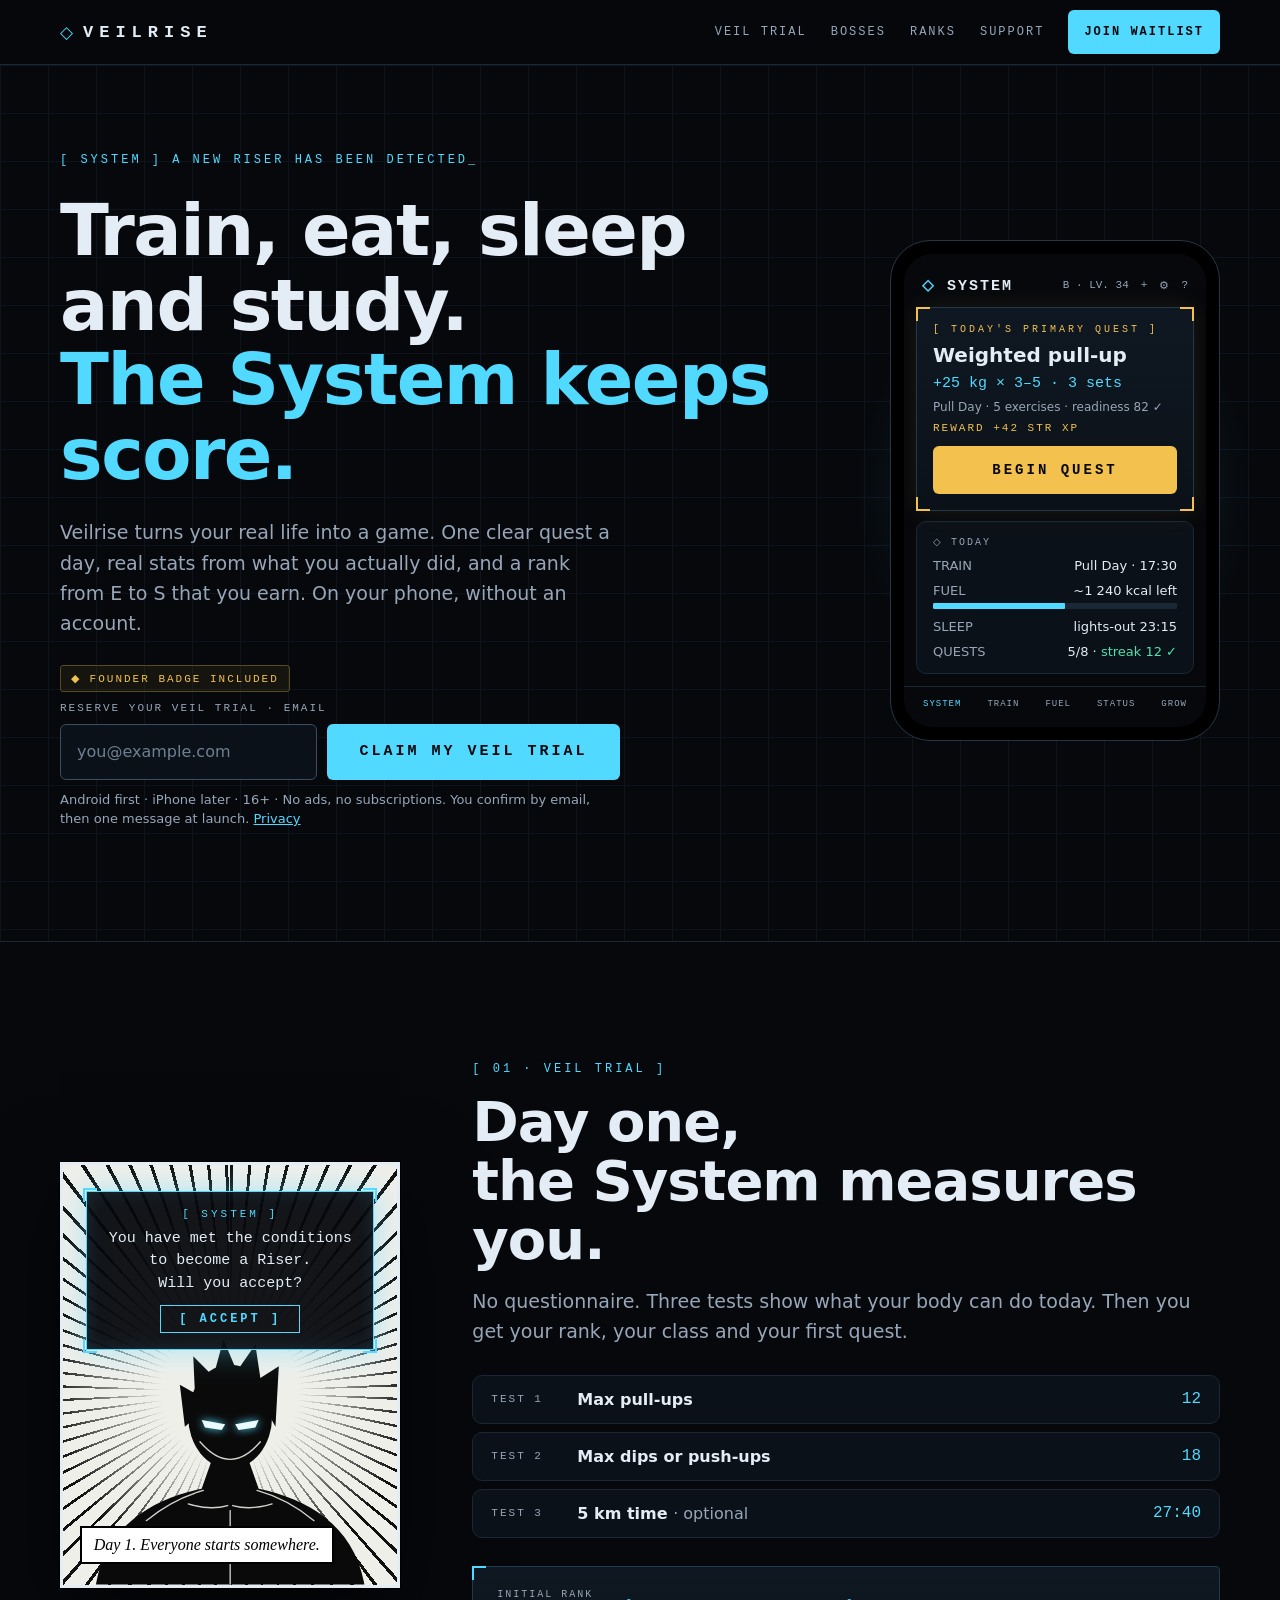
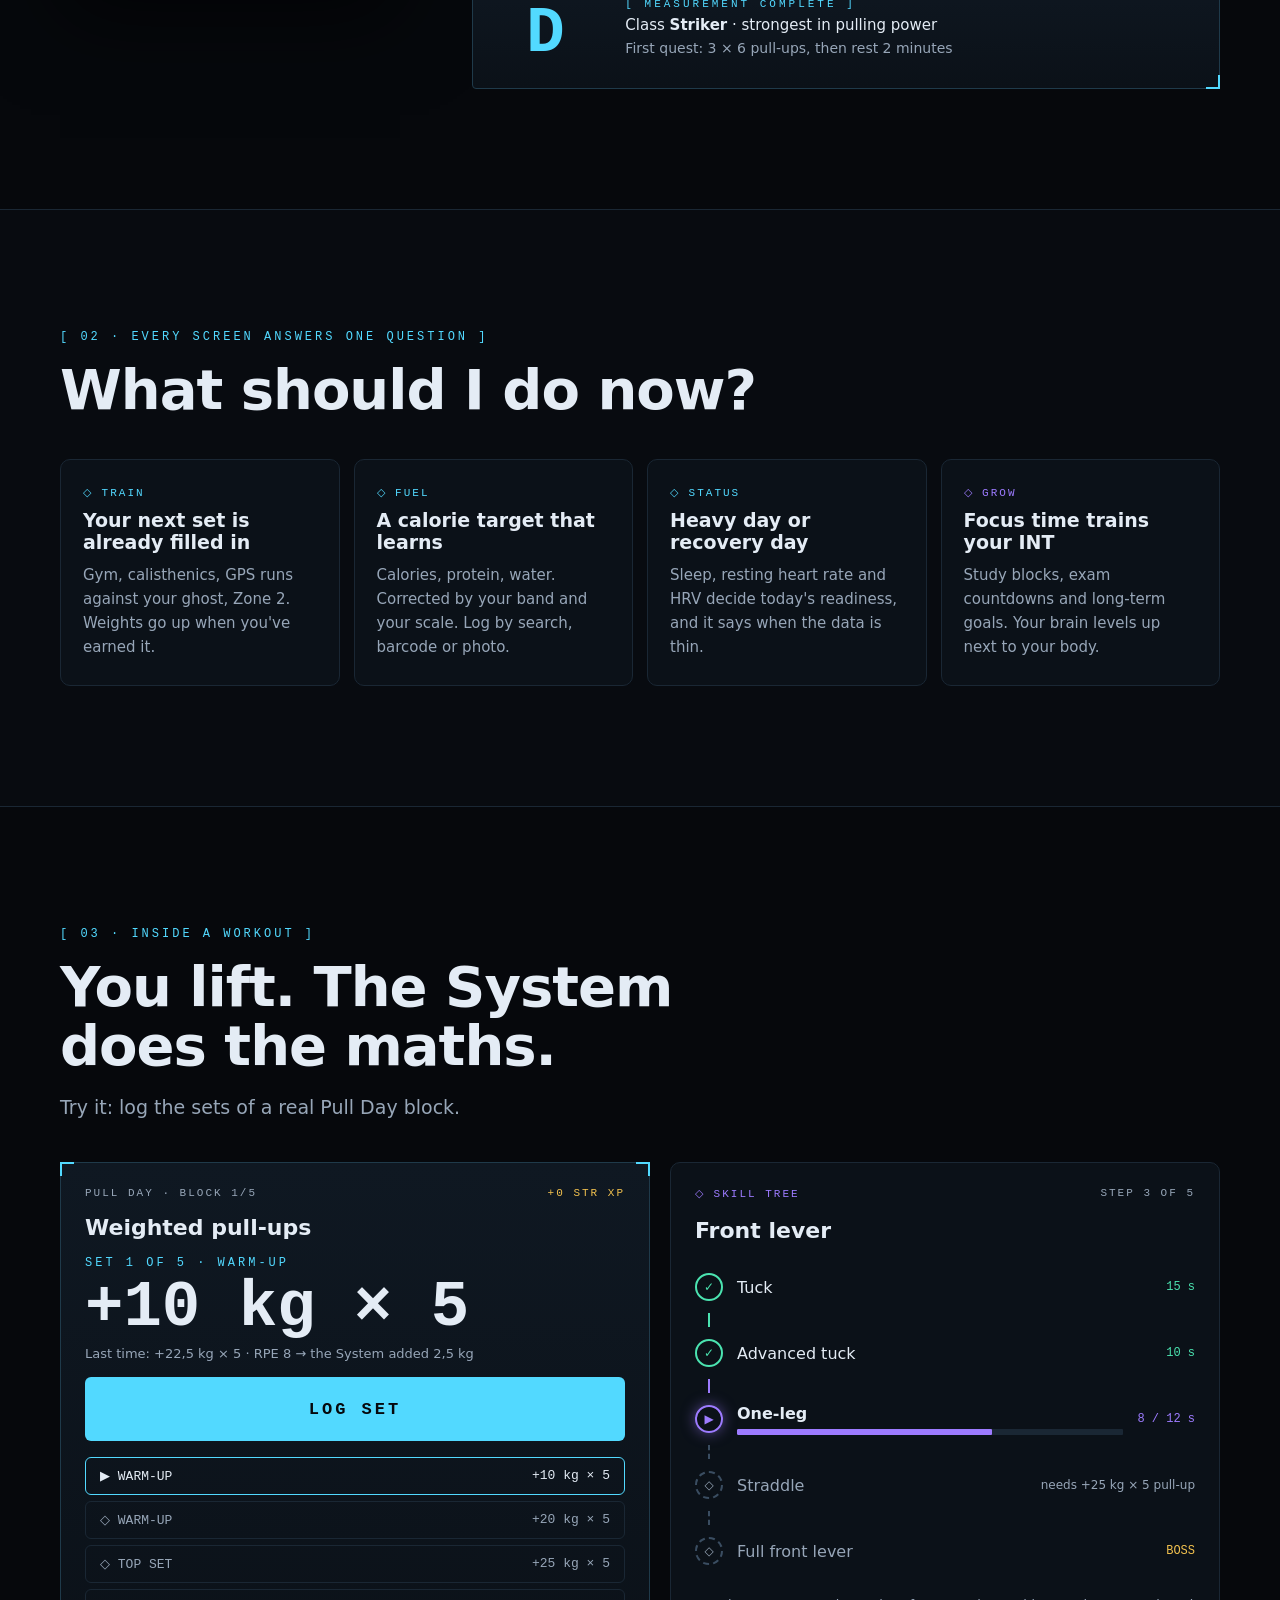
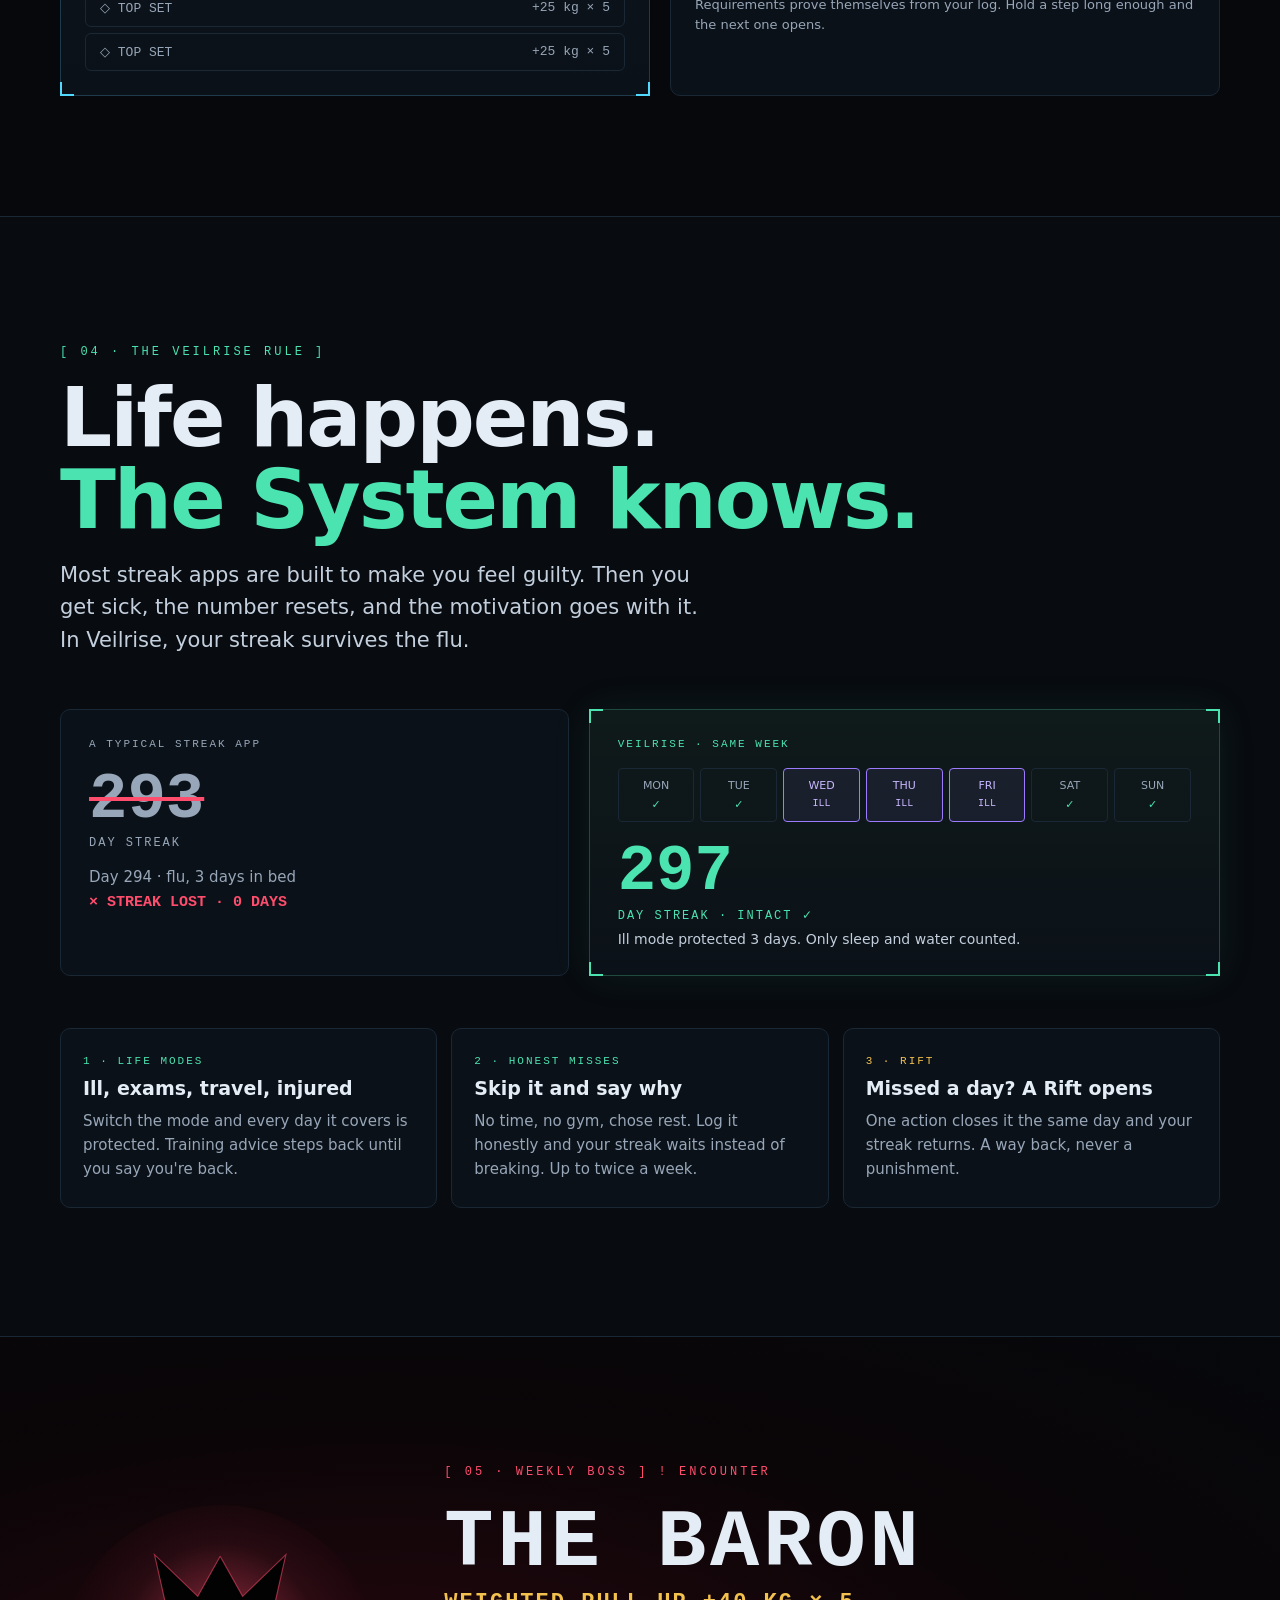
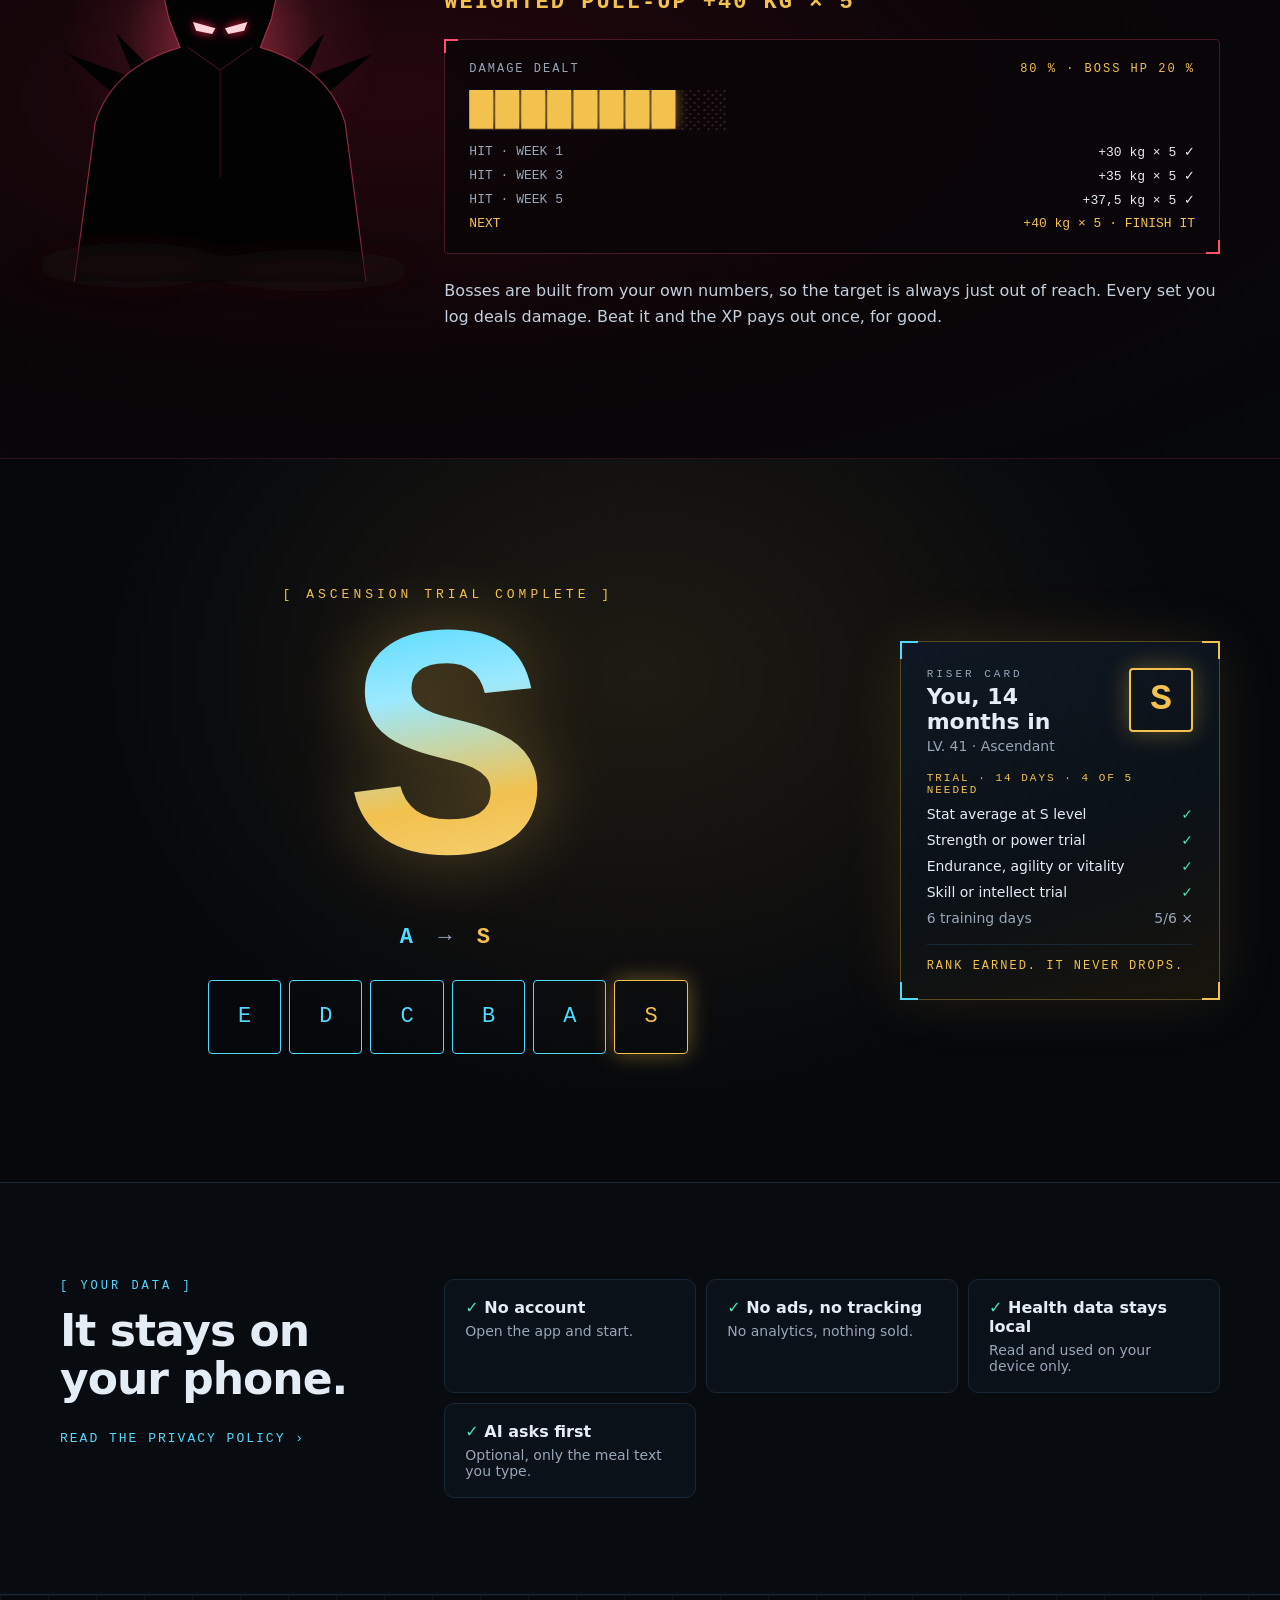
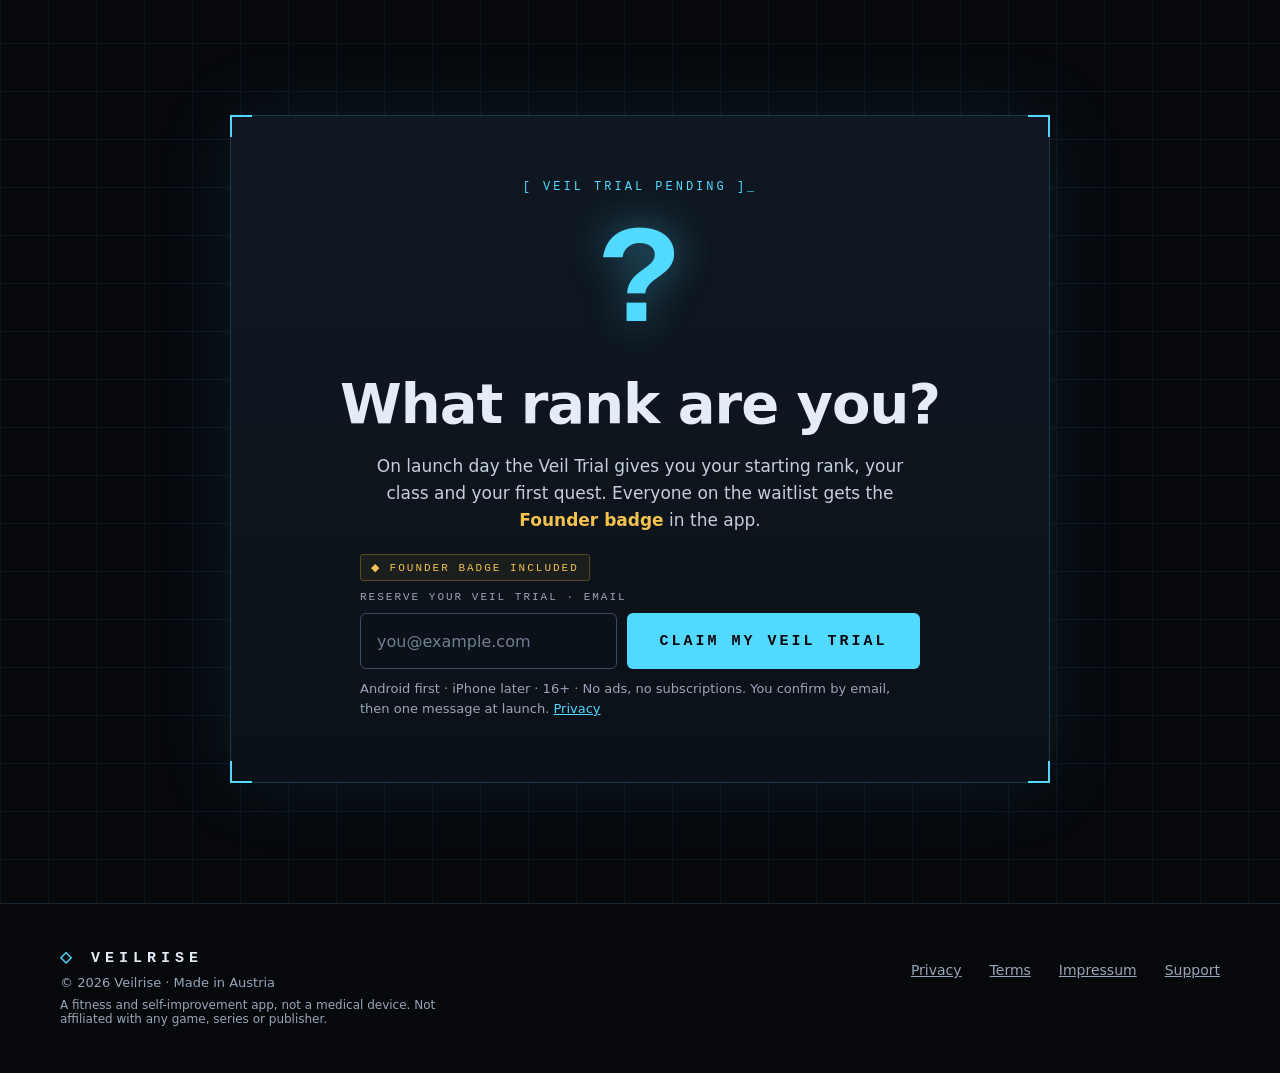
<file: index.html>
<!doctype html>
<html lang="en">
<head>
<meta charset="utf-8">
<meta name="viewport" content="width=device-width,initial-scale=1,viewport-fit=cover">
<title>Veilrise · Claim your Veil Trial</title>
<meta name="description" content="Veilrise turns training, food, sleep and study into a game. One quest a day, real stats, a rank from E to S you earn. Join the waitlist and get the Founder badge.">
<meta name="theme-color" content="#06080c">
<link rel="canonical" href="https://rustamur-it.github.io/">
<link rel="icon" href="favicon.svg" type="image/svg+xml">
<link rel="icon" href="favicon-32.png" sizes="32x32" type="image/png">
<link rel="apple-touch-icon" href="apple-touch-icon.png">
<meta property="og:type" content="website">
<meta property="og:site_name" content="Veilrise">
<meta property="og:title" content="Veilrise · What rank are you?">
<meta property="og:description" content="Your real life as a game. Train, eat, sleep and study. The System keeps score. Join the waitlist.">
<meta property="og:url" content="https://rustamur-it.github.io/">
<meta property="og:image" content="https://rustamur-it.github.io/og.png">
<meta property="og:image:width" content="1200">
<meta property="og:image:height" content="630">
<meta property="og:image:alt" content="Veilrise: a glowing gold S rank and the line Ascension Trial complete">
<meta name="twitter:card" content="summary_large_image">
<meta name="twitter:image" content="https://rustamur-it.github.io/og.png">
<style>
:root{--bg:#06080c;--bg2:#080b10;--panel:#0b1118;--line:#1a2734;--edge:#3a4d61;--fg:#e4ecf5;--soft:#c3cfdc;--muted:#97a6b8;--pull:#52d9ff;--dip:#9d7bff;--gold:#f2c14e;--rest:#4be3b0;--warn:#ff4d6d;
--mono:"Roboto Mono",ui-monospace,SFMono-Regular,Menlo,Consolas,monospace;--sans:system-ui,-apple-system,Roboto,"Segoe UI",sans-serif}
*{box-sizing:border-box}
html{scroll-behavior:smooth;-webkit-text-size-adjust:100%;overflow-x:clip}
body{margin:0;background:var(--bg);color:var(--fg);font-family:var(--sans);overflow-x:hidden}
a{color:var(--pull)}a:hover{color:#9be9ff}
:focus-visible{outline:2px solid var(--pull);outline-offset:3px}
img,svg{display:block;max-width:100%}
.wrap{max-width:1200px;margin:0 auto;padding:0 20px}
.mono{font-family:var(--mono)}
.tag{margin:0;font-family:var(--mono);font-size:12px;letter-spacing:3px;color:var(--pull)}
h1,h2,h3{margin:0}
.h2{font-size:clamp(32px,4.4vw,56px);line-height:1.06;font-weight:800;letter-spacing:-1px}
.lead{margin:0;font-size:clamp(17px,1.7vw,19px);line-height:1.6;color:var(--muted)}
.muted{color:var(--muted)}
section{border-bottom:1px solid var(--line)}
.sec{padding-top:120px;padding-bottom:120px}
.stack{display:flex;flex-direction:column}
.row{display:flex;flex-wrap:wrap}
.card{background:var(--panel);border:1px solid var(--line);border-radius:10px}
.win{position:relative;background:linear-gradient(#0f1822,#0b1118);border:1px solid #1f3a4a;border-radius:4px;--c:var(--pull)}
.br{position:absolute;width:14px;height:14px;border:0 solid var(--c)}
.br.tl{top:-1px;left:-1px;border-top-width:2px;border-left-width:2px}
.br.tr{top:-1px;right:-1px;border-top-width:2px;border-right-width:2px}
.br.bl{bottom:-1px;left:-1px;border-bottom-width:2px;border-left-width:2px}
.br.bc{bottom:-1px;right:-1px;border-bottom-width:2px;border-right-width:2px}
.meter{height:6px;background:var(--line);border-radius:1px;overflow:hidden}
.meter i{display:block;height:6px;background:var(--pull);border-radius:1px;transform-origin:left}
.btn{display:inline-flex;align-items:center;justify-content:center;min-height:56px;padding:0 24px;border:0;border-radius:6px;background:var(--pull);color:var(--bg);font-family:var(--mono);font-size:15px;font-weight:800;letter-spacing:3px;text-decoration:none;cursor:pointer}
.btn:hover{color:var(--bg);filter:brightness(1.08)}
.lbl{font-family:var(--mono);font-size:11px;letter-spacing:2px;color:var(--muted)}

/* header */
header.top{position:sticky;top:0;z-index:20;background:rgba(6,8,12,.94);border-bottom:1px solid var(--line);backdrop-filter:blur(6px)}
header.top nav{display:flex;align-items:center;justify-content:space-between;gap:16px;min-height:64px}
.brand{display:flex;align-items:center;gap:10px;color:var(--fg);text-decoration:none;min-height:48px;font-family:var(--mono);font-weight:800;font-size:17px;letter-spacing:6px}
.brand b{color:var(--pull);font-weight:400;letter-spacing:0}
.navlinks{display:flex;align-items:center;gap:24px}
.navlinks a.l{font-family:var(--mono);font-size:12px;letter-spacing:2px;color:var(--muted);text-decoration:none;padding:14px 0}
.navlinks .btn{min-height:44px;font-size:12px;letter-spacing:2px;padding:0 16px;white-space:nowrap}

/* hero */
.grid-bg{background-image:linear-gradient(#0d141d 1px,transparent 1px),linear-gradient(90deg,#0d141d 1px,transparent 1px);background-size:48px 48px}
.hero{padding-top:88px;padding-bottom:112px}
.hero .row{align-items:center;gap:64px}
.hero h1{font-size:clamp(40px,5.6vw,72px);line-height:1.04;font-weight:800;letter-spacing:-1.5px}
.hero h1 span{color:var(--pull)}
.phone{width:330px;max-width:100%;padding:13px;background:#000;border:1px solid #263646;border-radius:40px;margin:0}
.phone .scr{background:var(--bg);border-radius:28px;overflow:hidden}

/* waitlist */
.wl{display:flex;flex-direction:column;gap:10px;width:100%;max-width:560px}
.wl .f{display:flex;flex-wrap:wrap;gap:10px}
.wl input[type=email]{flex:1 1 240px;min-width:0;min-height:56px;padding:0 16px;background:var(--panel);border:1px solid var(--edge);border-radius:6px;color:var(--fg);font-size:16px;font-family:var(--sans)}
.wl input::placeholder{color:#6f7f92}
.wl .btn{flex:1 0 auto}
.wl .err{margin:0;font-size:14px;color:var(--warn)}
.wl .fine{margin:0;font-size:13px;line-height:1.5;color:var(--muted)}
.founder{display:inline-flex;align-items:center;gap:8px;padding:6px 10px;border:1px solid #5a4a22;border-radius:3px;background:rgba(242,193,78,.06);font-family:var(--mono);font-size:11px;letter-spacing:2px;color:var(--gold);align-self:flex-start}
.done{max-width:560px;padding:18px 20px;background:var(--panel);border:1px solid var(--rest);border-radius:6px;display:flex;flex-direction:column;gap:10px}
.done .t{margin:0;font-family:var(--mono);font-size:12px;letter-spacing:3px;color:var(--rest)}
.done p{margin:0}
.ghost{min-height:48px;padding:0 16px;background:transparent;color:var(--pull);border:1px solid var(--edge);border-radius:3px;font-family:var(--mono);font-size:13px;font-weight:700;cursor:pointer;align-self:flex-start}
[hidden]{display:none!important}

/* manhwa */
.panel{position:relative;margin:0;flex:1 1 340px;max-width:520px;aspect-ratio:4/5;overflow:hidden;background:#efefea;border:3px solid var(--fg);box-shadow:0 0 0 1px #000,0 30px 80px rgba(0,0,0,.6)}
.panel .lines{position:absolute;inset:0;background:repeating-conic-gradient(from 0deg at 50% 54%,#111 0deg .8deg,transparent .8deg 4.6deg)}
.panel .clear{position:absolute;inset:0;background:radial-gradient(circle at 50% 54%,#efefea 0 24%,rgba(239,239,234,0) 64%)}
.panel svg{position:absolute;inset:0;width:100%;height:100%}
.sysbox{position:absolute;top:6%;left:7%;right:7%;padding:16px 18px;background:rgba(6,8,12,.94);border:1px solid var(--pull);box-shadow:0 0 28px rgba(82,217,255,.45),inset 0 0 18px rgba(82,217,255,.12);display:flex;flex-direction:column;gap:8px;text-align:center;--c:var(--pull)}
.sysbox .br{width:14px;height:14px}
.caption{position:absolute;left:5%;bottom:5%;padding:8px 12px;background:#fff;border:2px solid #000;font-family:Georgia,"Times New Roman",serif;font-style:italic;font-size:clamp(13px,1.5vw,16px);color:#000}
.tests li{display:grid;grid-template-columns:72px minmax(0,1fr) auto;gap:14px;align-items:center;padding:14px 18px}

/* features */
.feat{display:grid;grid-template-columns:repeat(auto-fit,minmax(240px,1fr));gap:14px}
.feat article{padding:26px 22px;display:flex;flex-direction:column;gap:10px}
.feat h3{font-size:19px}
.feat p{margin:0;font-size:15px;line-height:1.6;color:var(--muted)}

/* logger */
.setrow{display:flex;justify-content:space-between;padding:10px 14px;border:1px solid var(--line);border-radius:6px;font-family:var(--mono);font-size:13px;color:var(--muted)}
.setrow.d{color:var(--rest)}
.setrow.n{border-color:var(--pull);color:var(--fg)}
.path li{display:grid;grid-template-columns:28px minmax(0,1fr) auto;gap:14px;align-items:center;min-height:52px}
.dot{width:28px;height:28px;border-radius:50%;display:flex;align-items:center;justify-content:center;font-size:12px}
.link{width:2px;height:14px;margin-left:13px}

/* fair */
.week{display:grid;grid-template-columns:repeat(7,minmax(0,1fr));gap:6px}
.week div{display:flex;flex-direction:column;align-items:center;gap:6px;padding:10px 0;border:1px solid var(--line);border-radius:4px;font-size:11px;color:var(--muted)}
.week div.ill{border-color:var(--dip);background:rgba(157,123,255,.08);color:#c9b8ff}
.big{font-family:var(--mono);font-size:clamp(44px,6vw,64px);line-height:1;font-weight:700}

/* boss */
.boss{background:radial-gradient(ellipse at 30% 50%,#24070e 0%,#0a0507 55%,var(--bg) 100%);border-bottom-color:#2a1218;overflow:hidden}
.hp{font-family:var(--mono);font-size:clamp(26px,4vw,40px);line-height:1;letter-spacing:2px;white-space:nowrap;overflow:hidden}

/* ascension */
.asc{background:radial-gradient(ellipse at 50% 30%,rgba(242,193,78,.10),transparent 60%),var(--bg);overflow:hidden}
.S{font-family:var(--mono);font-size:clamp(180px,26vw,340px);line-height:.9;font-weight:800;background:linear-gradient(170deg,#52d9ff 0%,#9be9ff 28%,#f2c14e 62%,#f7d98a 100%);-webkit-background-clip:text;background-clip:text;color:transparent;filter:drop-shadow(0 0 36px rgba(242,193,78,.35))}
.ladder{display:grid;grid-template-columns:repeat(6,minmax(0,1fr));gap:8px;width:100%;max-width:480px}
.ladder span{aspect-ratio:1;display:flex;align-items:center;justify-content:center;border:1px solid var(--pull);border-radius:4px;font-family:var(--mono);font-size:22px;color:var(--pull)}
.ladder span.s{border-color:var(--gold);color:var(--gold);box-shadow:0 0 22px rgba(242,193,78,.4)}
.chk{display:flex;justify-content:space-between;font-size:14px}

/* sticky mobile CTA */
.sticky{position:fixed;left:0;right:0;bottom:0;z-index:30;padding:10px 16px calc(10px + env(safe-area-inset-bottom));background:rgba(6,8,12,.96);border-top:1px solid var(--line);display:none;transform:translateY(110%);transition:transform .3s ease}
.sticky.show{transform:none}
.sticky .btn{width:100%;min-height:52px}

/* motion */
@keyframes in{from{opacity:0;transform:translateY(18px)}to{opacity:1;transform:none}}
@keyframes brk{from{opacity:0;transform:scale(2.4)}to{opacity:1;transform:none}}
@keyframes fill{from{transform:scaleX(0)}to{transform:scaleX(1)}}
@keyframes float{0%,100%{transform:translateY(0)}50%{transform:translateY(-8px)}}
@keyframes pulse{0%,100%{opacity:.45}50%{opacity:1}}
@keyframes lit{from{color:#2b3a4a;border-color:var(--line);box-shadow:none}}
@keyframes blink{0%,49%{opacity:1}50%,100%{opacity:0}}
.js .rv{opacity:0}
.js .rv.on{animation:in .9s ease-out both}
.js .rv .br,.js .rv.br{opacity:0}
.js .on .br,.js .br.on{animation:brk .7s cubic-bezier(.2,.8,.2,1) .15s both}
.js .rv .meter i{transform:scaleX(0)}
.js .on .meter i{animation:fill 1.6s cubic-bezier(.2,.8,.2,1) .2s both}
.js .ladder span{color:#2b3a4a;border-color:var(--line)}
.js .on .ladder span{animation:lit .5s ease-out both;color:var(--pull);border-color:var(--pull)}
.js .on .ladder span.s{color:var(--gold);border-color:var(--gold)}
.float{animation:float 7s ease-in-out infinite}
.pulse{animation:pulse 3.4s ease-in-out infinite}
.blink{animation:blink 1.1s steps(1) infinite}
@media (prefers-reduced-motion:reduce){
html{scroll-behavior:auto}
.float,.pulse,.blink,.js .rv.on,.js .on .br,.js .on .meter i,.js .on .ladder span{animation:none!important}
.js .rv,.js .rv .br,.js .br{opacity:1}
.js .rv .meter i{transform:none}
.js .ladder span{color:var(--pull);border-color:var(--pull)}
.js .ladder span.s{color:var(--gold);border-color:var(--gold)}
.sticky{transition:none}
}

/* phone first */
@media (max-width:760px){
.navlinks a.l{display:none}
.sec{padding-top:72px!important;padding-bottom:72px!important}
.hero{padding-top:36px;padding-bottom:64px}
.hero .row{gap:44px}
.sticky{display:block}
footer.foot{padding-bottom:96px!important}
.m-hide{display:none!important}
.feat{grid-template-columns:1fr;gap:8px}
.feat article{padding:16px 18px;gap:4px}
.feat p.d{display:none}
.priv li .d{display:none}
.panel{max-width:none}
}
</style>
</head>
<body>

<header class="top">
<nav class="wrap" aria-label="Main">
<a class="brand" href="./"><b aria-hidden="true">◇</b>VEILRISE</a>
<div class="navlinks">
<a class="l" href="#trial">VEIL TRIAL</a>
<a class="l" href="#boss">BOSSES</a>
<a class="l" href="#ascension">RANKS</a>
<a class="l" href="support.html">SUPPORT</a>
<a class="btn" href="#join">JOIN WAITLIST</a>
</div>
</nav>
</header>

<main>
<!-- HERO -->
<section class="grid-bg" id="top" style="overflow:hidden">
<div class="wrap hero">
<div class="row">
<div class="stack" style="flex:999 1 500px;min-width:0;gap:26px">
<p class="tag">[ SYSTEM ] A NEW RISER HAS BEEN DETECTED<span class="blink" aria-hidden="true">_</span></p>
<h1>Train, eat, sleep and study.<br><span>The System keeps score.</span></h1>
<p class="lead" style="max-width:560px">Veilrise turns your real life into a game. One clear quest a day, real stats from what you actually did, and a rank from E to S that you earn. On your phone, without an account.</p>
<div data-wl="top"></div>
</div>
<div style="flex:1 1 320px;display:flex;justify-content:center;position:relative">
<div aria-hidden="true" class="pulse" style="position:absolute;inset:6% -10%;background:radial-gradient(closest-side,rgba(82,217,255,.18),transparent);pointer-events:none"></div>
<div class="float" style="width:330px;max-width:100%">
<figure class="phone rv" role="img" aria-label="Veilrise home screen: today's primary quest, weighted pull-ups, with a Begin Quest button and today's overview">
<div class="scr">
<div class="mono" style="display:flex;align-items:center;justify-content:space-between;padding:22px 18px 12px">
<span style="font-size:15px;font-weight:700;letter-spacing:2px"><span style="color:var(--pull)">◇</span> SYSTEM</span>
<span style="font-size:11px;color:var(--muted);display:flex;gap:12px"><span>B · LV. 34</span><span>+</span><span>⚙</span><span>?</span></span>
</div>
<div class="stack" style="padding:0 12px 12px;gap:10px">
<div class="win stack" style="--c:var(--gold);padding:16px;gap:8px;box-shadow:0 0 24px rgba(242,193,78,.10)">
<i class="br tl"></i><i class="br tr"></i><i class="br bl"></i><i class="br bc"></i>
<span class="mono" style="font-size:10px;letter-spacing:3px;color:var(--gold)">[ TODAY'S PRIMARY QUEST ]</span>
<span style="font-size:20px;font-weight:700">Weighted pull-up</span>
<span class="mono" style="font-size:15px;color:var(--pull)">+25 kg × 3–5 · 3 sets</span>
<span style="font-size:12px;color:var(--muted)">Pull Day · 5 exercises · readiness 82 ✓</span>
<span class="mono" style="font-size:11px;letter-spacing:2px;color:var(--gold)">REWARD +42 STR XP</span>
<div class="mono" style="margin-top:4px;min-height:48px;background:var(--gold);color:var(--bg);border-radius:6px;display:flex;align-items:center;justify-content:center;font-size:14px;font-weight:800;letter-spacing:3px">BEGIN QUEST</div>
</div>
<div class="card stack" style="padding:14px 16px;gap:10px">
<span class="mono" style="font-size:10px;letter-spacing:2px;color:var(--muted)">◇ TODAY</span>
<div style="display:flex;justify-content:space-between;font-size:13px"><span class="muted">TRAIN</span><span>Pull Day · 17:30</span></div>
<div class="stack" style="gap:5px"><div style="display:flex;justify-content:space-between;font-size:13px"><span class="muted">FUEL</span><span>~1 240 kcal left</span></div><div class="meter"><i style="width:54%"></i></div></div>
<div style="display:flex;justify-content:space-between;font-size:13px"><span class="muted">SLEEP</span><span>lights-out 23:15</span></div>
<div style="display:flex;justify-content:space-between;font-size:13px"><span class="muted">QUESTS</span><span>5/8 · <span style="color:var(--rest)">streak 12 ✓</span></span></div>
</div>
</div>
<div class="mono" style="display:flex;justify-content:space-around;padding:12px 6px 18px;border-top:1px solid var(--line);font-size:9px;letter-spacing:1px;color:var(--muted)">
<span style="color:var(--pull)">SYSTEM</span><span>TRAIN</span><span>FUEL</span><span>STATUS</span><span>GROW</span>
</div>
</div>
</figure>
</div>
</div>
</div>
</div>
</section>

<!-- 01 VEIL TRIAL -->
<section id="trial">
<div class="wrap sec row" style="align-items:center;gap:56px 72px">
<figure class="panel rv" role="img" aria-label="Black and white manhwa panel: a young man in shadow with glowing eyes. A System window asks if he accepts becoming a Riser.">
<div class="lines" aria-hidden="true"></div><div class="clear" aria-hidden="true"></div>
<svg viewBox="0 0 400 500" preserveAspectRatio="xMidYMax slice" aria-hidden="true">
<defs><filter id="eg" x="-200%" y="-300%" width="500%" height="700%"><feGaussianBlur stdDeviation="5"/></filter></defs>
<path d="M40 500 C52 430 108 398 166 386 L178 352 L222 352 L234 386 C292 398 348 430 360 500 Z" fill="#0a0a0a"/>
<ellipse cx="200" cy="300" rx="50" ry="62" fill="#0a0a0a"/>
<path d="M146 312 L140 262 L158 272 L156 228 L180 252 L192 208 L208 246 L230 214 L236 254 L258 240 L254 312 L240 286 L224 300 L208 280 L192 302 L176 282 L160 300 Z" fill="#0a0a0a"/>
<g filter="url(#eg)"><polygon points="166,304 194,309 190,316 170,313" fill="#52d9ff"/><polygon points="206,309 234,304 230,313 210,316" fill="#52d9ff"/></g>
<polygon points="166,304 194,309 190,316 170,313" fill="#eafcff"/><polygon points="206,309 234,304 230,313 210,316" fill="#eafcff"/>
<g fill="none" stroke="#f4f4f0" stroke-width="1.6" stroke-linecap="round" opacity=".85">
<path d="M164 330 Q200 372 236 330"/><path d="M150 404 Q176 412 197 406"/><path d="M203 406 Q224 412 250 404"/><path d="M146 446 Q200 470 254 446"/><path d="M200 412 L200 500"/><path d="M168 388 Q132 398 100 424"/><path d="M232 388 Q268 398 300 424"/><path d="M96 470 Q104 446 120 434"/><path d="M304 470 Q296 446 280 434"/>
</g>
</svg>
<div class="sysbox">
<i class="br tl" style="top:-4px;left:-4px"></i><i class="br tr" style="top:-4px;right:-4px"></i><i class="br bl" style="bottom:-4px;left:-4px"></i><i class="br bc" style="bottom:-4px;right:-4px"></i>
<span class="mono" style="font-size:11px;letter-spacing:3px;color:var(--pull)">[ SYSTEM ]</span>
<span class="mono" style="font-size:clamp(12px,1.4vw,15px);line-height:1.5">You have met the conditions to become a Riser.<br>Will you accept?</span>
<span class="mono" style="align-self:center;margin-top:2px;padding:6px 18px;border:1px solid var(--pull);font-size:12px;font-weight:700;letter-spacing:3px;color:var(--pull)">[ ACCEPT ]</span>
</div>
<div class="caption">Day 1. Everyone starts somewhere.</div>
</figure>
<div class="stack" style="flex:999 1 420px;min-width:0;gap:28px">
<div class="stack" style="gap:16px">
<p class="tag">[ 01 · VEIL TRIAL ]</p>
<h2 class="h2">Day one,<br>the System measures you.</h2>
<p class="lead">No questionnaire. Three tests show what your body can do today. Then you get your rank, your class and your first quest.</p>
</div>
<ol class="tests stack" style="margin:0;padding:0;list-style:none;gap:8px">
<li class="card rv"><span class="lbl">TEST 1</span><span style="font-size:16px;font-weight:600">Max pull-ups</span><span class="mono" style="color:var(--pull)">12</span></li>
<li class="card rv"><span class="lbl">TEST 2</span><span style="font-size:16px;font-weight:600">Max dips or push-ups</span><span class="mono" style="color:var(--pull)">18</span></li>
<li class="card rv"><span class="lbl">TEST 3</span><span style="font-size:16px;font-weight:600">5 km time <span class="muted" style="font-weight:400">· optional</span></span><span class="mono" style="color:var(--pull)">27:40</span></li>
</ol>
<div class="win row rv" style="padding:22px 24px;align-items:center;gap:20px 32px">
<i class="br tl"></i><i class="br bc"></i>
<div class="stack" style="align-items:center;gap:2px"><span class="lbl" style="font-size:10px">INITIAL RANK</span><span class="mono" style="font-size:64px;line-height:1;font-weight:800;color:var(--pull)">D</span></div>
<div class="stack" style="flex:1 1 200px;gap:6px">
<span class="mono" style="font-size:11px;letter-spacing:3px;color:var(--pull)">[ MEASUREMENT COMPLETE ]</span>
<span style="font-size:15px">Class <strong>Striker</strong> · strongest in pulling power</span>
<span style="font-size:14px" class="muted">First quest: 3 × 6 pull-ups, then rest 2 minutes</span>
</div>
</div>
</div>
</div>
</section>

<!-- 02 FEATURES -->
<section id="features" style="background:var(--bg2)">
<div class="wrap sec stack" style="gap:40px">
<div class="stack" style="gap:16px;max-width:720px">
<p class="tag">[ 02 · EVERY SCREEN ANSWERS ONE QUESTION ]</p>
<h2 class="h2">What should I do now?</h2>
</div>
<div class="feat">
<article class="card rv"><span class="lbl" style="color:var(--pull)">◇ TRAIN</span><h3>Your next set is already filled in</h3><p class="d">Gym, calisthenics, GPS runs against your ghost, Zone 2. Weights go up when you've earned it.</p></article>
<article class="card rv"><span class="lbl" style="color:var(--pull)">◇ FUEL</span><h3>A calorie target that learns</h3><p class="d">Calories, protein, water. Corrected by your band and your scale. Log by search, barcode or photo.</p></article>
<article class="card rv"><span class="lbl" style="color:var(--pull)">◇ STATUS</span><h3>Heavy day or recovery day</h3><p class="d">Sleep, resting heart rate and HRV decide today's readiness, and it says when the data is thin.</p></article>
<article class="card rv"><span class="lbl" style="color:var(--dip)">◇ GROW</span><h3>Focus time trains your INT</h3><p class="d">Study blocks, exam countdowns and long-term goals. Your brain levels up next to your body.</p></article>
</div>
</div>
</section>

<!-- 03 INSIDE A WORKOUT -->
<section id="inside">
<div class="wrap sec stack" style="gap:40px">
<div class="stack" style="gap:16px;max-width:720px">
<p class="tag">[ 03 · INSIDE A WORKOUT ]</p>
<h2 class="h2">You lift. The System does the maths.</h2>
<p class="lead">Try it: log the sets of a real Pull Day block.</p>
</div>
<div class="row" style="gap:20px;align-items:stretch">
<div class="win stack rv" id="logger" style="flex:1 1 380px;min-width:0;padding:24px;gap:16px">
<i class="br tl"></i><i class="br tr"></i><i class="br bl"></i><i class="br bc"></i>
<div style="display:flex;justify-content:space-between;gap:12px;flex-wrap:wrap"><span class="lbl">PULL DAY · BLOCK 1/5</span><span class="lbl" style="color:var(--gold)" id="lg-xp">+0 STR XP</span></div>
<span style="font-size:22px;font-weight:700">Weighted pull-ups</span>
<div class="stack" id="lg-active" style="gap:16px">
<div class="stack" style="gap:6px" aria-live="polite">
<span class="mono" style="font-size:12px;letter-spacing:3px;color:var(--pull)" id="lg-head">SET 1 OF 5 · WARM-UP</span>
<span class="mono" style="font-size:clamp(44px,6vw,64px);line-height:1;font-weight:700" id="lg-now">+10 kg × 5</span>
<span style="font-size:13px" class="muted">Last time: +22,5 kg × 5 · RPE 8 → the System added 2,5 kg</span>
</div>
<button type="button" class="btn" id="lg-log" style="min-height:64px;font-size:17px">LOG SET</button>
</div>
<div id="lg-done" role="status" hidden style="padding:18px;border:1px solid var(--gold);border-radius:4px;flex-direction:column;gap:6px;box-shadow:0 0 26px rgba(242,193,78,.18)">
<span class="mono" style="font-size:12px;letter-spacing:3px;color:var(--gold);display:block">[ BLOCK CLEARED ]</span>
<span style="font-size:17px;font-weight:600;display:block;margin-top:6px">All top sets hit at RPE 8.</span>
<span style="font-size:14px;display:block;margin-top:6px" class="muted">Next Pull Day: +27,5 kg × 5. Rest 2:30, then front lever.</span>
</div>
<div class="stack" id="lg-rows" style="gap:6px"></div>
<button type="button" class="ghost" id="lg-undo" hidden>↶ Undo</button>
</div>
<div class="card stack m-hide rv" style="flex:1 1 340px;min-width:0;padding:24px;gap:18px">
<div style="display:flex;justify-content:space-between;gap:12px;flex-wrap:wrap"><span class="lbl" style="color:var(--dip)">◇ SKILL TREE</span><span class="lbl">STEP 3 OF 5</span></div>
<span style="font-size:22px;font-weight:700">Front lever</span>
<ol class="path stack" role="img" aria-label="Front lever path: tuck done, advanced tuck done, one-leg in progress at 8 of 12 seconds, straddle and full locked" style="margin:0;padding:0;list-style:none">
<li><span class="dot" style="border:2px solid var(--rest);color:var(--rest)">✓</span><span>Tuck</span><span class="mono" style="font-size:12px;color:var(--rest)">15 s</span></li>
<li aria-hidden="true" class="link" style="background:var(--rest);display:block;min-height:0"></li>
<li><span class="dot" style="border:2px solid var(--rest);color:var(--rest)">✓</span><span>Advanced tuck</span><span class="mono" style="font-size:12px;color:var(--rest)">10 s</span></li>
<li aria-hidden="true" class="link" style="background:var(--dip);display:block;min-height:0"></li>
<li><span class="dot pulse" style="border:2px solid var(--dip);color:var(--dip);box-shadow:0 0 14px rgba(157,123,255,.5)">▶</span><div class="stack" style="gap:6px"><span style="font-weight:600">One-leg</span><div class="meter"><i style="width:66%;background:var(--dip)"></i></div></div><span class="mono" style="font-size:12px;color:var(--dip)">8 / 12 s</span></li>
<li aria-hidden="true" class="link" style="width:0;border-left:2px dashed var(--edge);display:block;min-height:0"></li>
<li><span class="dot" style="border:2px dashed var(--edge);color:var(--muted)">◇</span><span class="muted">Straddle</span><span style="font-size:12px" class="muted">needs +25 kg × 5 pull-up</span></li>
<li aria-hidden="true" class="link" style="width:0;border-left:2px dashed var(--edge);display:block;min-height:0"></li>
<li><span class="dot" style="border:2px dashed var(--edge);color:var(--muted)">◇</span><span class="muted">Full front lever</span><span class="mono" style="font-size:12px;color:var(--gold)">BOSS</span></li>
</ol>
<p style="margin:0;font-size:13px;line-height:1.5" class="muted">Requirements prove themselves from your log. Hold a step long enough and the next one opens.</p>
</div>
</div>
</div>
</section>

<!-- 04 LIFE HAPPENS -->
<section id="fair" style="background:var(--bg2)">
<div class="wrap sec stack" style="gap:52px;padding-top:128px;padding-bottom:128px">
<div class="stack" style="gap:18px;max-width:860px">
<p class="tag" style="color:var(--rest)">[ 04 · THE VEILRISE RULE ]</p>
<h2 style="font-size:clamp(40px,6.4vw,84px);line-height:1;font-weight:800;letter-spacing:-2px">Life happens.<br><span style="color:var(--rest)">The System knows.</span></h2>
<p style="margin:0;max-width:640px;font-size:clamp(18px,1.8vw,21px);line-height:1.55;color:var(--soft)">Most streak apps are built to make you feel guilty. Then you get sick, the number resets, and the motivation goes with it. In Veilrise, your streak survives the flu.</p>
</div>
<div class="row" style="gap:20px;align-items:stretch">
<div class="card stack rv" style="flex:1 1 300px;min-width:0;padding:28px;gap:18px">
<span class="lbl">A TYPICAL STREAK APP</span>
<div class="stack" style="gap:4px"><span class="big muted" style="text-decoration:line-through;text-decoration-color:var(--warn);text-decoration-thickness:4px">293</span><span class="lbl" style="font-size:12px">DAY STREAK</span></div>
<div class="stack" style="gap:8px;font-size:15px"><span class="muted">Day 294 · flu, 3 days in bed</span><span class="mono" style="font-weight:700;color:var(--warn)">× STREAK LOST · 0 DAYS</span></div>
</div>
<div class="win stack rv" style="--c:var(--rest);flex:1.3 1 360px;min-width:0;padding:28px;gap:18px;background:linear-gradient(#0f1a1a,#0b1118);border-color:#1f4a3e;box-shadow:0 0 40px rgba(75,227,176,.08)">
<i class="br tl"></i><i class="br tr"></i><i class="br bl"></i><i class="br bc"></i>
<span class="lbl" style="color:var(--rest)">VEILRISE · SAME WEEK</span>
<div class="week" role="img" aria-label="Week: Monday and Tuesday done, Wednesday to Friday in ill mode and protected, Saturday and Sunday done">
<div>MON<span style="color:var(--rest)">✓</span></div><div>TUE<span style="color:var(--rest)">✓</span></div>
<div class="ill">WED<span class="mono" style="font-size:10px">ILL</span></div><div class="ill">THU<span class="mono" style="font-size:10px">ILL</span></div><div class="ill">FRI<span class="mono" style="font-size:10px">ILL</span></div>
<div>SAT<span style="color:var(--rest)">✓</span></div><div>SUN<span style="color:var(--rest)">✓</span></div>
</div>
<div class="row" style="align-items:baseline;justify-content:space-between;gap:8px 20px">
<div class="stack" style="gap:4px"><span class="big" style="color:var(--rest)">297</span><span class="lbl" style="font-size:12px;color:var(--rest)">DAY STREAK · INTACT ✓</span></div>
<span style="font-size:14px;color:var(--soft)">Ill mode protected 3 days. Only sleep and water counted.</span>
</div>
</div>
</div>
<div class="feat">
<article class="card rv"><span class="lbl" style="color:var(--rest)">1 · LIFE MODES</span><h3>Ill, exams, travel, injured</h3><p class="d">Switch the mode and every day it covers is protected. Training advice steps back until you say you're back.</p></article>
<article class="card rv"><span class="lbl" style="color:var(--rest)">2 · HONEST MISSES</span><h3>Skip it and say why</h3><p class="d">No time, no gym, chose rest. Log it honestly and your streak waits instead of breaking. Up to twice a week.</p></article>
<article class="card rv"><span class="lbl" style="color:var(--gold)">3 · RIFT</span><h3>Missed a day? A Rift opens</h3><p class="d">One action closes it the same day and your streak returns. A way back, never a punishment.</p></article>
</div>
</div>
</section>

<!-- 05 BOSS -->
<section id="boss" class="boss">
<div class="wrap sec row" style="align-items:center;gap:48px 64px;padding-top:128px;padding-bottom:128px">
<figure class="rv" role="img" aria-label="Illustration of a towering armoured boss in silhouette with horns, spiked shoulders and glowing red eyes" style="margin:0;flex:1 1 320px;max-width:480px;position:relative;aspect-ratio:400/460">
<svg viewBox="0 0 400 460" aria-hidden="true" style="position:absolute;inset:0;width:100%;height:100%;overflow:visible">
<defs>
<radialGradient id="bg1" cx="50%" cy="42%" r="50%"><stop offset="0%" stop-color="#ff4d6d" stop-opacity=".55"/><stop offset="60%" stop-color="#ff4d6d" stop-opacity=".08"/><stop offset="100%" stop-color="#ff4d6d" stop-opacity="0"/></radialGradient>
<filter id="rg" x="-200%" y="-300%" width="500%" height="700%"><feGaussianBlur stdDeviation="6"/></filter>
<filter id="sm" x="-20%" y="-50%" width="140%" height="200%"><feGaussianBlur stdDeviation="14"/></filter>
</defs>
<circle class="pulse" cx="200" cy="190" r="200" fill="url(#bg1)"/>
<path d="M200 54 L172 104 L118 52 L136 132 L150 168 C108 180 62 204 44 262 L18 460 L382 460 L356 262 C338 204 292 180 250 168 L264 132 L282 52 L228 104 Z" fill="#030203"/>
<polygon points="66,226 10,176 92,206" fill="#030203"/><polygon points="334,226 390,176 308,206" fill="#030203"/>
<polygon points="96,214 70,150 118,198" fill="#030203"/><polygon points="304,214 330,150 282,198" fill="#030203"/>
<path d="M200 54 L172 104 L118 52 L136 132 L150 168 C108 180 62 204 44 262 L18 460 M382 460 L356 262 C338 204 292 180 250 168 L264 132 L282 52 L228 104 L200 54" fill="none" stroke="#ff4d6d" stroke-width="1.4" stroke-opacity=".55"/>
<path d="M160 168 L200 196 L240 168" fill="none" stroke="#ff4d6d" stroke-opacity=".35"/>
<path d="M200 196 L200 330" fill="none" stroke="#ff4d6d" stroke-opacity=".25"/>
<g filter="url(#rg)"><polygon points="166,136 194,144 190,151 170,147" fill="#ff2347"/><polygon points="206,144 234,136 230,147 210,151" fill="#ff2347"/></g>
<polygon points="166,136 194,144 190,151 170,147" fill="#ffd1d9"/><polygon points="206,144 234,136 230,147 210,151" fill="#ffd1d9"/>
<g filter="url(#sm)" opacity=".7"><ellipse cx="90" cy="440" rx="120" ry="28" fill="#1e0a0f"/><ellipse cx="310" cy="446" rx="130" ry="26" fill="#1e0a0f"/></g>
</svg>
</figure>
<div class="stack" style="flex:999 1 420px;min-width:0;gap:24px">
<p class="tag" style="color:var(--warn)">[ 05 · WEEKLY BOSS ] ! ENCOUNTER</p>
<div class="stack" style="gap:6px">
<h2 class="mono" style="font-size:clamp(44px,6.4vw,84px);line-height:1;font-weight:800;letter-spacing:4px">THE BARON</h2>
<p class="mono" style="margin:0;font-size:clamp(16px,1.8vw,22px);font-weight:700;letter-spacing:2px;color:var(--gold)">WEIGHTED PULL-UP +40 KG × 5</p>
</div>
<div class="win stack rv" style="--c:var(--warn);padding:22px 24px;gap:14px;background:rgba(11,6,9,.85);border-color:#4a1a24">
<i class="br tl"></i><i class="br bc"></i>
<div class="mono" style="display:flex;justify-content:space-between;gap:12px;flex-wrap:wrap;font-size:12px;letter-spacing:2px"><span class="muted">DAMAGE DEALT</span><span style="color:var(--gold)">80 % · BOSS HP 20 %</span></div>
<div class="hp" role="img" aria-label="Damage dealt 80 percent"><span style="color:var(--gold);text-shadow:0 0 14px rgba(242,193,78,.55)">████████</span><span style="color:#3a2228">░░</span></div>
<ul class="mono stack" style="margin:0;padding:0;list-style:none;gap:8px;font-size:13px">
<li style="display:flex;justify-content:space-between;gap:12px"><span class="muted">HIT · WEEK 1</span><span>+30 kg × 5 ✓</span></li>
<li style="display:flex;justify-content:space-between;gap:12px"><span class="muted">HIT · WEEK 3</span><span>+35 kg × 5 ✓</span></li>
<li style="display:flex;justify-content:space-between;gap:12px"><span class="muted">HIT · WEEK 5</span><span>+37,5 kg × 5 ✓</span></li>
<li style="display:flex;justify-content:space-between;gap:12px;color:var(--gold)"><span>NEXT</span><span>+40 kg × 5 · FINISH IT</span></li>
</ul>
</div>
<p style="margin:0;font-size:16px;line-height:1.6;color:var(--soft)">Bosses are built from your own numbers, so the target is always just out of reach. Every set you log deals damage. Beat it and the XP pays out once, for good.</p>
</div>
</div>
</section>

<!-- 06 ASCENSION -->
<section id="ascension" class="asc">
<div class="wrap sec stack" style="gap:56px;padding-top:128px;padding-bottom:128px">
<div class="row" style="align-items:center;gap:48px 64px">
<div class="stack rv" style="flex:999 1 420px;min-width:0;align-items:center;text-align:center;gap:12px">
<p class="mono" style="margin:0;font-size:clamp(11px,1.2vw,13px);letter-spacing:4px;color:var(--gold)">[ ASCENSION TRIAL COMPLETE ]</p>
<div class="S" role="img" aria-label="Rank S">S</div>
<p class="mono" style="margin:0;font-size:clamp(16px,2vw,22px);font-weight:700;letter-spacing:6px"><span style="color:var(--pull)">A</span> <span class="muted">→</span> <span style="color:var(--gold)">S</span></p>
<div class="ladder" role="img" aria-label="Rank ladder E, D, C, B, A, S" style="margin-top:18px">
<span style="animation-delay:0s">E</span><span style="animation-delay:.15s">D</span><span style="animation-delay:.3s">C</span><span style="animation-delay:.45s">B</span><span style="animation-delay:.6s">A</span><span class="s" style="animation-delay:.8s">S</span>
</div>
</div>
<div class="win stack rv" style="flex:1 1 320px;min-width:0;max-width:440px;margin:0 auto;padding:26px;gap:18px;background:linear-gradient(160deg,#0f1822 0%,#0b1118 55%,#17140b 100%);border-color:#5a4a22;box-shadow:0 0 60px rgba(242,193,78,.12)">
<i class="br tl" style="width:18px;height:18px"></i><i class="br tr" style="width:18px;height:18px;border-color:var(--gold)"></i><i class="br bl" style="width:18px;height:18px"></i><i class="br bc" style="width:18px;height:18px;border-color:var(--gold)"></i>
<div style="display:flex;justify-content:space-between;align-items:flex-start;gap:12px">
<div class="stack" style="gap:4px"><span class="lbl" style="letter-spacing:3px">RISER CARD</span><span style="font-size:22px;font-weight:700">You, 14 months in</span><span style="font-size:14px" class="muted">LV. 41 · Ascendant</span></div>
<span class="mono" style="width:64px;height:64px;flex:0 0 auto;display:flex;align-items:center;justify-content:center;border:2px solid var(--gold);border-radius:4px;font-size:36px;font-weight:800;color:var(--gold);box-shadow:0 0 24px rgba(242,193,78,.35)">S</span>
</div>
<div class="stack" style="gap:10px">
<span class="lbl" style="color:var(--gold)">TRIAL · 14 DAYS · 4 OF 5 NEEDED</span>
<div class="chk"><span>Stat average at S level</span><span style="color:var(--rest)">✓</span></div>
<div class="chk"><span>Strength or power trial</span><span style="color:var(--rest)">✓</span></div>
<div class="chk"><span>Endurance, agility or vitality</span><span style="color:var(--rest)">✓</span></div>
<div class="chk"><span>Skill or intellect trial</span><span style="color:var(--rest)">✓</span></div>
<div class="chk muted"><span>6 training days</span><span>5/6 ×</span></div>
</div>
<p class="mono" style="margin:0;padding-top:14px;border-top:1px solid var(--line);font-size:12px;letter-spacing:2px;color:var(--gold)">RANK EARNED. IT NEVER DROPS.</p>
</div>
</div>
</div>
</section>

<!-- PRIVACY -->
<section id="privacy" style="background:var(--bg2)">
<div class="wrap row" style="gap:32px 64px;align-items:flex-start;padding-top:96px;padding-bottom:96px">
<div class="stack" style="flex:1 1 320px;min-width:0;gap:14px">
<p class="tag">[ YOUR DATA ]</p>
<h2 style="font-size:clamp(30px,3.6vw,44px);line-height:1.1;font-weight:800;letter-spacing:-1px">It stays on your phone.</h2>
<a href="privacy.html" class="mono" style="font-size:13px;letter-spacing:2px;padding:14px 0;text-decoration:none">READ THE PRIVACY POLICY ›</a>
</div>
<ul class="priv" style="flex:999 1 500px;min-width:0;margin:0;padding:0;list-style:none;display:grid;grid-template-columns:repeat(auto-fit,minmax(220px,1fr));gap:10px">
<li class="card stack" style="padding:18px 20px;gap:6px"><span style="font-weight:600"><span style="color:var(--rest)">✓</span> No account</span><span class="d muted" style="font-size:14px">Open the app and start.</span></li>
<li class="card stack" style="padding:18px 20px;gap:6px"><span style="font-weight:600"><span style="color:var(--rest)">✓</span> No ads, no tracking</span><span class="d muted" style="font-size:14px">No analytics, nothing sold.</span></li>
<li class="card stack" style="padding:18px 20px;gap:6px"><span style="font-weight:600"><span style="color:var(--rest)">✓</span> Health data stays local</span><span class="d muted" style="font-size:14px">Read and used on your device only.</span></li>
<li class="card stack" style="padding:18px 20px;gap:6px"><span style="font-weight:600"><span style="color:var(--rest)">✓</span> AI asks first</span><span class="d muted" style="font-size:14px">Optional, only the meal text you type.</span></li>
</ul>
</div>
</section>

<!-- FINAL CTA -->
<section id="join" class="grid-bg">
<div class="wrap sec" style="max-width:860px">
<div class="win stack rv" style="padding:clamp(28px,5vw,64px);align-items:center;text-align:center;gap:20px;box-shadow:0 0 80px rgba(82,217,255,.10)">
<i class="br tl" style="width:22px;height:22px"></i><i class="br tr" style="width:22px;height:22px"></i><i class="br bl" style="width:22px;height:22px"></i><i class="br bc" style="width:22px;height:22px"></i>
<p class="tag">[ VEIL TRIAL PENDING ]<span class="blink" aria-hidden="true">_</span></p>
<span aria-hidden="true" class="mono pulse" style="font-size:clamp(88px,14vw,140px);line-height:1;font-weight:800;color:var(--pull);text-shadow:0 0 40px rgba(82,217,255,.45)">?</span>
<h2 class="h2">What rank are you?</h2>
<p style="margin:0;max-width:540px;font-size:17px;line-height:1.6;color:var(--soft)">On launch day the Veil Trial gives you your starting rank, your class and your first quest. Everyone on the waitlist gets the <strong style="color:var(--gold)">Founder badge</strong> in the app.</p>
<div data-wl="bottom" style="width:100%;display:flex;justify-content:center;text-align:left"></div>
</div>
</div>
</section>
</main>

<footer class="foot wrap row" style="justify-content:space-between;gap:24px;padding-top:44px;padding-bottom:52px">
<div class="stack" style="gap:8px">
<span class="mono" style="font-weight:800;font-size:15px;letter-spacing:5px"><span style="color:var(--pull)">◇</span> VEILRISE</span>
<span style="font-size:13px" class="muted">© 2026 Veilrise · Made in Austria</span>
<span style="font-size:12px;max-width:420px" class="muted">A fitness and self-improvement app, not a medical device. Not affiliated with any game, series or publisher.</span>
</div>
<nav aria-label="Legal" class="row" style="gap:4px 28px;align-items:flex-start">
<a href="privacy.html" style="font-size:14px;color:var(--muted);padding:14px 0">Privacy</a>
<a href="terms.html" style="font-size:14px;color:var(--muted);padding:14px 0">Terms</a>
<a href="imprint.html" style="font-size:14px;color:var(--muted);padding:14px 0">Impressum</a>
<a href="support.html" style="font-size:14px;color:var(--muted);padding:14px 0">Support</a>
</nav>
</footer>

<div class="sticky" id="sticky" aria-hidden="true"><a class="btn" href="#join" tabindex="-1">CLAIM MY VEIL TRIAL</a></div>

<template id="wl-tpl">
<form class="wl" novalidate>
<span class="founder">◆ FOUNDER BADGE INCLUDED</span>
<label class="lbl">RESERVE YOUR VEIL TRIAL · EMAIL</label>
<div class="f">
<input type="email" name="EMAIL" autocomplete="email" inputmode="email" placeholder="you@example.com" required>
<button type="submit" class="btn">CLAIM MY VEIL TRIAL</button>
</div>
<input type="text" name="email_address_check" value="" tabindex="-1" autocomplete="off" aria-hidden="true" style="position:absolute;left:-9999px;width:1px;height:1px">
<p class="err" role="alert" hidden>! Enter a valid email address.</p>
<p class="fine">Android first · iPhone later · 16+ · No ads, no subscriptions. You confirm by email, then one message at launch. <a href="privacy.html#en">Privacy</a></p>
</form>
<div class="done" role="status" hidden>
<p class="t">✓ [ CHECK YOUR INBOX ]</p>
<p>Tap the link in the confirmation email to lock in your Veil Trial and the Founder badge.</p>
<p class="muted" style="font-size:14px">Know someone who'd want to know their rank?</p>
<button type="button" class="ghost share">⇪ Send them the link</button>
</div>
</template>

<script>
(function(){
/* ===== CONFIG =====
   BREVO_URL: the "action" URL of your Brevo subscription form
   (Brevo → Contacts → Forms → your form → Share → HTML code → <form action="…">).
   While it is empty, sign-ups open an email to the address below instead. */
var BREVO_URL = "";
var FALLBACK_EMAIL = "veilrise.app@gmail.com";
var SITE = "https://rustamur-it.github.io/";

document.documentElement.classList.add("js");
var params = new URLSearchParams(location.search);
var source = (params.get("s") || params.get("utm_source") || "direct").replace(/[^a-z0-9_-]/gi,"").slice(0,24) || "direct";

/* waitlist forms */
var tpl = document.getElementById("wl-tpl");
var mounts = document.querySelectorAll("[data-wl]");
var joined = false;
try { joined = localStorage.getItem("vr_joined") === "1"; } catch(e) {}
var forms = [];
mounts.forEach(function(m){
  m.appendChild(tpl.content.cloneNode(true));
  var form = m.querySelector("form"), done = m.querySelector(".done"), input = form.querySelector("input[type=email]");
  var id = "email-" + m.getAttribute("data-wl");
  input.id = id; form.querySelector("label").setAttribute("for", id);
  forms.push({form:form, done:done});
  form.addEventListener("submit", function(ev){
    ev.preventDefault();
    var err = form.querySelector(".err");
    var email = input.value.trim();
    if (!/^[^\s@]+@[^\s@]+\.[^\s@]{2,}$/.test(email)) { err.hidden = false; input.focus(); return; }
    err.hidden = true;
    if (form.email_address_check.value) return; /* bot */
    var btn = form.querySelector("button"); btn.disabled = true; btn.textContent = "REGISTERING…";
    var finish = function(){ try{localStorage.setItem("vr_joined","1");}catch(e){} showDone(); };
    if (!BREVO_URL) {
      location.href = "mailto:" + FALLBACK_EMAIL + "?subject=" + encodeURIComponent("Veilrise waitlist") +
        "&body=" + encodeURIComponent("Please add me to the Veilrise waitlist: " + email + "\nSource: " + source);
      setTimeout(finish, 600); return;
    }
    var fd = new FormData();
    fd.append("EMAIL", email); fd.append("SOURCE", source);
    fd.append("email_address_check", ""); fd.append("locale", "en");
    fetch(BREVO_URL, {method:"POST", mode:"no-cors", body:fd}).then(finish, function(){
      btn.disabled = false; btn.textContent = "CLAIM MY VEIL TRIAL";
      err.textContent = "! Couldn't reach the server. Check your connection and try again."; err.hidden = false;
    });
  });
  done.querySelector(".share").addEventListener("click", function(){
    var data = {title:"Veilrise", text:"What rank are you? Veilrise turns training into a game.", url: SITE + "?s=friend"};
    if (navigator.share) { navigator.share(data).catch(function(){}); }
    else if (navigator.clipboard) { navigator.clipboard.writeText(data.url).then(function(){ done.querySelector(".share").textContent = "✓ Link copied"; }); }
  });
});
function showDone(){ forms.forEach(function(f){ f.form.hidden = true; f.done.hidden = false; }); }
if (joined) showDone();

/* reveal on scroll */
var rv = document.querySelectorAll(".rv");
if ("IntersectionObserver" in window) {
  var io = new IntersectionObserver(function(es){ es.forEach(function(e){ if (e.isIntersecting) { e.target.classList.add("on"); io.unobserve(e.target); } }); }, {threshold:.18, rootMargin:"0px 0px -6% 0px"});
  rv.forEach(function(el){ io.observe(el); });
} else { rv.forEach(function(el){ el.classList.add("on"); }); }

/* sticky CTA on phones */
var sticky = document.getElementById("sticky"), hero = document.getElementById("top"), join = document.getElementById("join");
if ("IntersectionObserver" in window) {
  var heroOut = false, joinIn = false;
  var upd = function(){ var s = heroOut && !joinIn; sticky.classList.toggle("show", s); sticky.setAttribute("aria-hidden", s ? "false" : "true"); sticky.querySelector("a").tabIndex = s ? 0 : -1; };
  new IntersectionObserver(function(es){ heroOut = !es[0].isIntersecting; upd(); }).observe(hero);
  new IntersectionObserver(function(es){ joinIn = es[0].isIntersecting; upd(); }).observe(join);
}

/* workout logger */
var sets = [["+10",5,"WARM-UP"],["+20",5,"WARM-UP"],["+25",5,"TOP SET"],["+25",5,"TOP SET"],["+25",5,"TOP SET"]];
var n = 0, $ = function(id){ return document.getElementById(id); };
function render(){
  var rows = sets.map(function(s,i){
    var cls = i < n ? "d" : i === n ? "n" : "", mark = i < n ? "✓" : i === n ? "▶" : "◇";
    return '<div class="setrow ' + cls + '"><span>' + mark + " " + s[2] + "</span><span>" + s[0] + " kg × " + s[1] + "</span></div>";
  }).join("");
  $("lg-rows").innerHTML = rows;
  var over = n >= sets.length;
  $("lg-active").hidden = over; $("lg-done").hidden = !over;
  if (!over) { $("lg-head").textContent = "SET " + (n+1) + " OF 5 · " + sets[n][2]; $("lg-now").textContent = sets[n][0] + " kg × " + sets[n][1]; }
  $("lg-xp").textContent = "+" + (n*2 + (over ? 15 : 0)) + " STR XP";
  $("lg-undo").hidden = n === 0;
}
$("lg-log").addEventListener("click", function(){ if (n < sets.length) { n++; render(); if (n >= sets.length) $("lg-undo").focus(); } });
$("lg-undo").addEventListener("click", function(){ if (n > 0) { n--; render(); } });
render();
})();
</script>
</body>
</html>
</file>
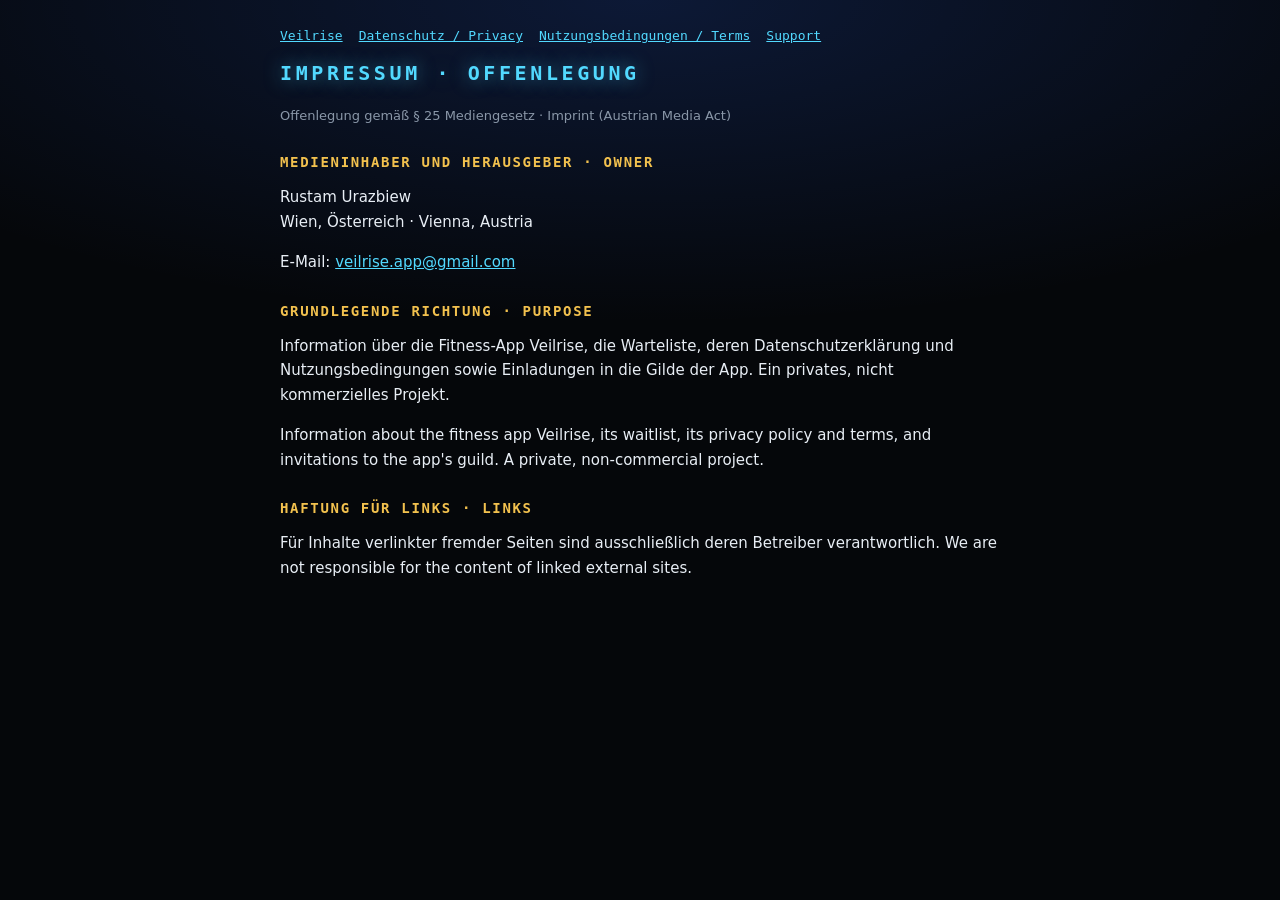
<file: imprint.html>
<!doctype html>
<html lang="de">
<head>
<meta charset="utf-8">
<meta name="viewport" content="width=device-width,initial-scale=1">
<title>Impressum · Veilrise</title>
<link rel="stylesheet" href="style.css">
</head>
<body class="legal">
<main>
<nav><a href="index.html">Veilrise</a><a href="privacy.html">Datenschutz / Privacy</a><a href="terms.html">Nutzungsbedingungen / Terms</a><a href="support.html">Support</a></nav>
<h1>IMPRESSUM · OFFENLEGUNG</h1>
<p class="muted">Offenlegung gemäß § 25 Mediengesetz · Imprint (Austrian Media Act)</p>

<h2>Medieninhaber und Herausgeber · Owner</h2>
<p>Rustam Urazbiew<br>Wien, Österreich · Vienna, Austria</p>
<p>E-Mail: <a href="mailto:veilrise.app@gmail.com">veilrise.app@gmail.com</a></p>

<h2>Grundlegende Richtung · Purpose</h2>
<p>Information über die Fitness-App Veilrise, die Warteliste, deren Datenschutzerklärung und Nutzungsbedingungen sowie Einladungen in die Gilde der App. Ein privates, nicht kommerzielles Projekt.</p>
<p>Information about the fitness app Veilrise, its waitlist, its privacy policy and terms, and invitations to the app's guild. A private, non-commercial project.</p>

<h2>Haftung für Links · Links</h2>
<p>Für Inhalte verlinkter fremder Seiten sind ausschließlich deren Betreiber verantwortlich. We are not responsible for the content of linked external sites.</p>
</main>
</body>
</html>
</file>
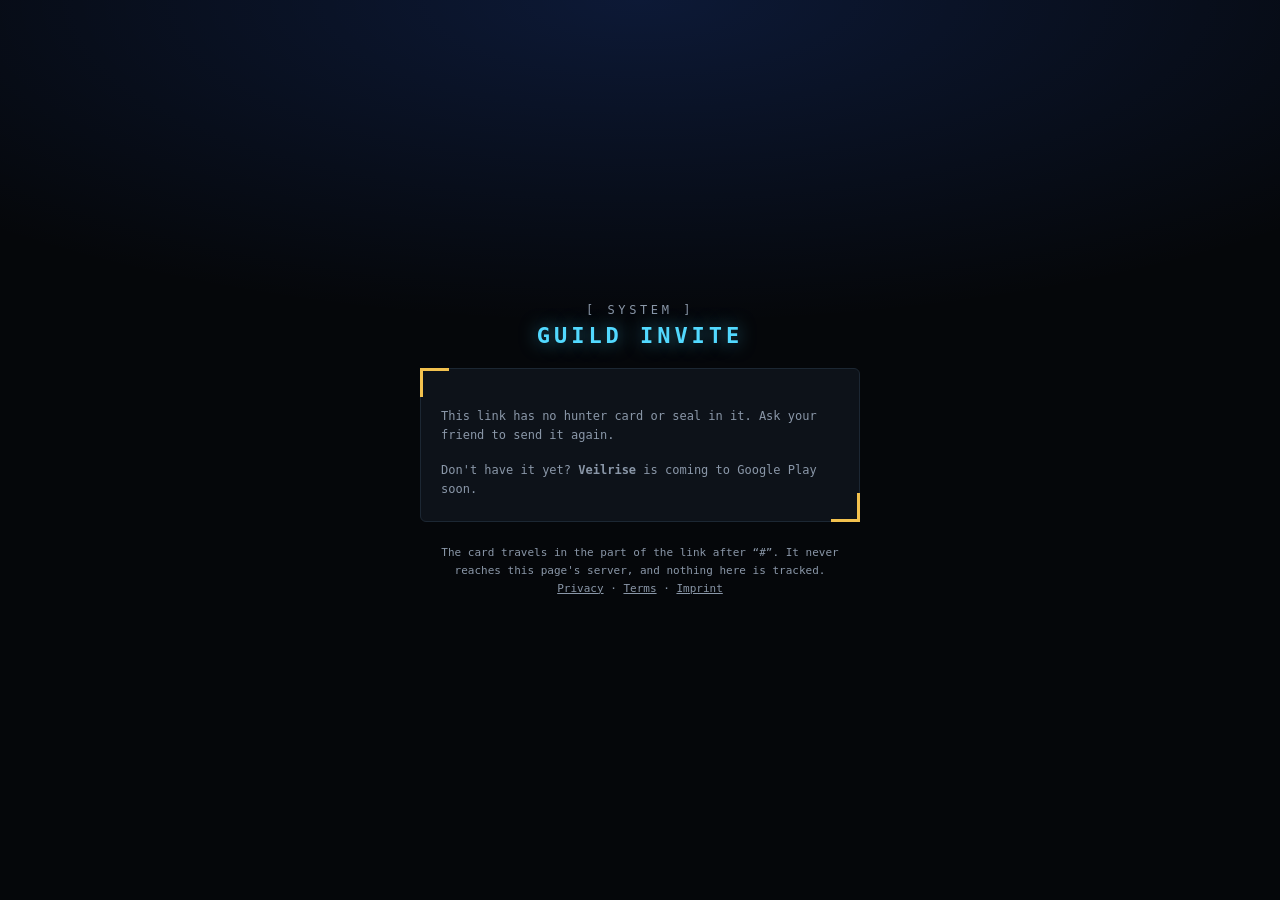
<file: join.html>
<!doctype html>
<html lang="en">
<head>
<meta charset="utf-8">
<meta name="viewport" content="width=device-width,initial-scale=1">
<meta name="robots" content="noindex">
<title>Join the guild · Veilrise</title>
<meta property="og:title" content="Join my guild in Veilrise">
<meta property="og:description" content="A fitness app in the style of a System: daily quests, levels, weekly bosses, a small guild.">
<link rel="stylesheet" href="style.css">
</head>
<body>
<main>
  <p class="sys">[ SYSTEM ]</p>
  <h1 id="head">GUILD INVITE</h1>
  <div class="card">
    <div id="who" class="hide">
      <p class="name" id="name"></p>
      <p class="meta" id="meta"></p>
      <p class="guild hide" id="guild"></p>
      <div class="stats">
        <div><b id="power">–</b>POWER</div>
        <div><b id="week">–</b>XP THIS WEEK</div>
        <div><b id="streak">–</b>DAY STREAK</div>
      </div>
    </div>
    <div id="seal" class="hide">
      <p class="name" id="sname"></p>
      <p class="meta" id="slabel"></p>
      <p class="note">Beat it with your own logged set or GPS run in Veilrise. A claim from a friend, not verified.</p>
    </div>
    <p id="none" class="note hide">This link has no hunter card or seal in it. Ask your friend to send it again.</p>

    <a id="open" class="btn hide" href="#">OPEN IN THE APP</a>
    <button id="copy" class="btn ghost hide" type="button">Copy the code</button>
    <p id="noapp" class="note warn hide">The app isn't installed on this phone yet.</p>
    <p class="note" id="how">Have the app? Tap <b>Open in the app</b>, or copy the code and paste it in <b>STATUS → Guild → Paste code or link</b>.</p>
    <p class="note">Don't have it yet? <b>Veilrise</b> is coming to Google Play soon.</p>
  </div>
  <footer>The card travels in the part of the link after “#”. It never reaches this page's server, and nothing here is tracked.<br><a href="privacy.html" style="color:inherit">Privacy</a> · <a href="terms.html" style="color:inherit">Terms</a> · <a href="imprint.html" style="color:inherit">Imprint</a></footer>
</main>
<script>
(function () {
  var code = (location.hash || "").replace(/^#/, "");
  try { code = decodeURIComponent(code); } catch (e) {}
  // a signed card carries ".<key>.<signature>" after the card: it goes to the app as it is
  var m = code.match(/(RT1|VS1):[A-Za-z0-9_-]{10,}(\.[A-Za-z0-9_-]{40,200}\.[A-Za-z0-9_-]{40,140})?/);
  var $ = function (id) { return document.getElementById(id); };
  var show = function (id) { $(id).classList.remove("hide"); };
  if (/[?&]noapp\b/.test(location.search)) show("noapp");
  if (!m) { show("none"); $("how").classList.add("hide"); return; }
  code = m[0];

  // open: Android gets an intent link straight into the app, others the app's own scheme
  var back = location.origin + location.pathname + "?noapp" + "#" + code;
  var android = /Android/i.test(navigator.userAgent);
  $("open").href = android
    ? "intent://join/" + code + "#Intent;scheme=veilrise;package=com.rustam.emom;S.browser_fallback_url=" + encodeURIComponent(back) + ";end"
    : "veilrise://join/" + code;
  show("open");

  $("copy").onclick = function () {
    var done = function () { $("copy").textContent = "Copied ✓"; };
    if (navigator.clipboard) navigator.clipboard.writeText(code).then(done, function () { prompt("Copy the code:", code); });
    else prompt("Copy the code:", code);
  };
  show("copy");

  var isSeal = code.indexOf("VS1:") === 0;
  if (isSeal) { $("head").textContent = "BREAK MY SEAL"; document.title = "Seal challenge · Veilrise"; }

  // show who sent it (the card / seal is zlib-deflated JSON in base64url)
  if (!window.DecompressionStream) return;
  var b64 = code.slice(4).split(".")[0].replace(/-/g, "+").replace(/_/g, "/");
  while (b64.length % 4) b64 += "=";
  var bytes;
  try { bytes = Uint8Array.from(atob(b64), function (c) { return c.charCodeAt(0); }); } catch (e) { return; }
  var stream = new Blob([bytes]).stream().pipeThrough(new DecompressionStream("deflate"));
  new Response(stream).text().then(function (t) {
    var c = JSON.parse(t);
    if (isSeal) {
      // a seal: who locked it and what to beat (text only, never HTML)
      var kg = (c.g | 0) / 100, v = c.r | 0, ex = String(c.e || "").replace(/[^a-z0-9_]/gi, "");
      var what = c.k === "R" ? (ex === "run3k" ? "3 km" : "5 km") + " · " + Math.floor(v / 60) + ":" + ("0" + (v % 60)).slice(-2)
        : ex.replace(/_/g, " ") + (kg > 0 ? " · " + kg.toLocaleString("de-DE") + " kg" : "") + (c.k === "H" ? " · " + v + " s" : " × " + v);
      $("sname").textContent = "SEALED BY " + String(c.n || "a Riser").toUpperCase();
      $("slabel").textContent = what.toUpperCase();
      document.title = (c.n || "A Riser") + " sealed this · Veilrise";
      show("seal");
      return;
    }
    var power = 0; for (var k in (c.s || {})) power += +c.s[k] || 0;
    $("name").textContent = String(c.n || "Hunter").toUpperCase();
    $("meta").textContent = "LV. " + (c.l | 0) + " · " + String(c.t || "").toUpperCase() + (c.d ? " · " + String(c.d).toUpperCase() : "");
    $("power").textContent = power.toLocaleString("de-DE");
    $("week").textContent = (c.x | 0).toLocaleString("de-DE");
    $("streak").textContent = c.k | 0;
    if (c.gn) { $("guild").textContent = "⚔ GUILD " + String(c.gn).toUpperCase(); show("guild"); $("head").textContent = "JOIN THE GUILD"; }
    document.title = (c.n || "Hunter") + " invited you · Veilrise";
    show("who");
  }).catch(function () {});
})();
</script>
</body>
</html>
</file>
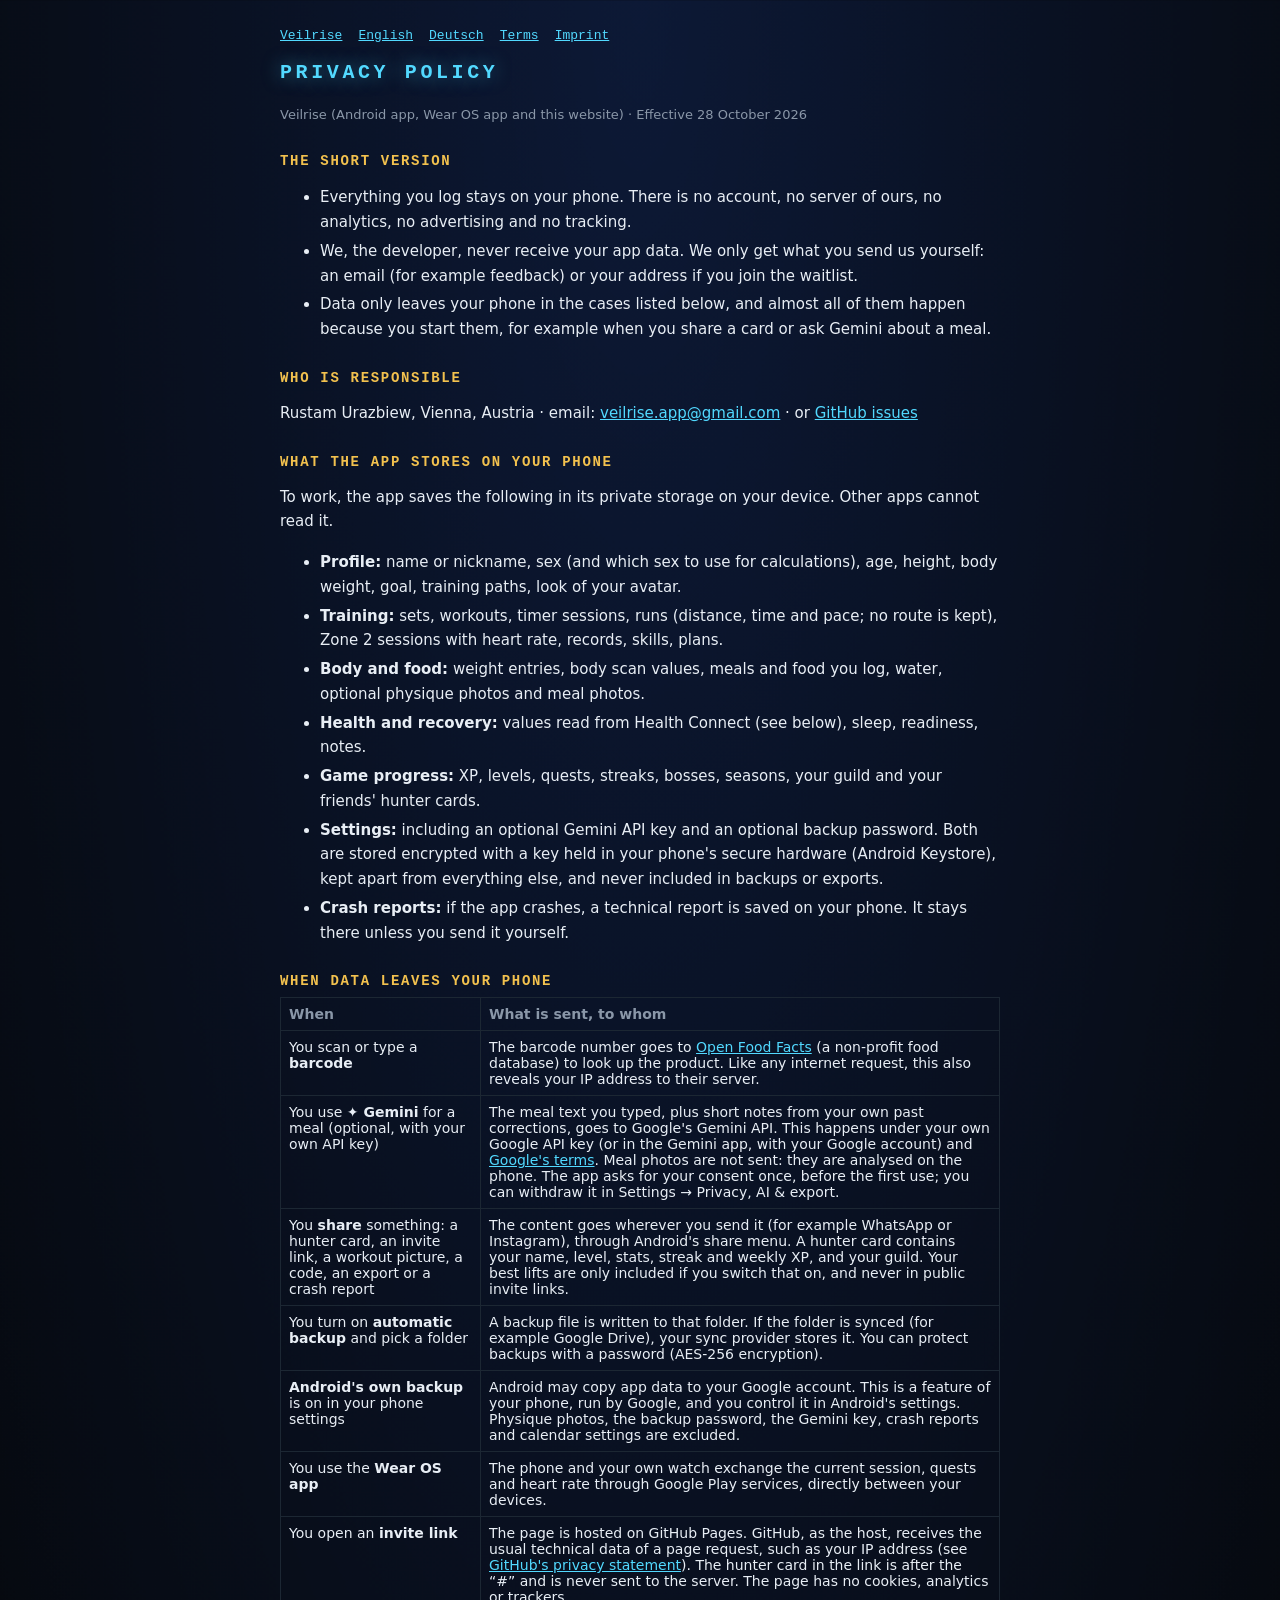
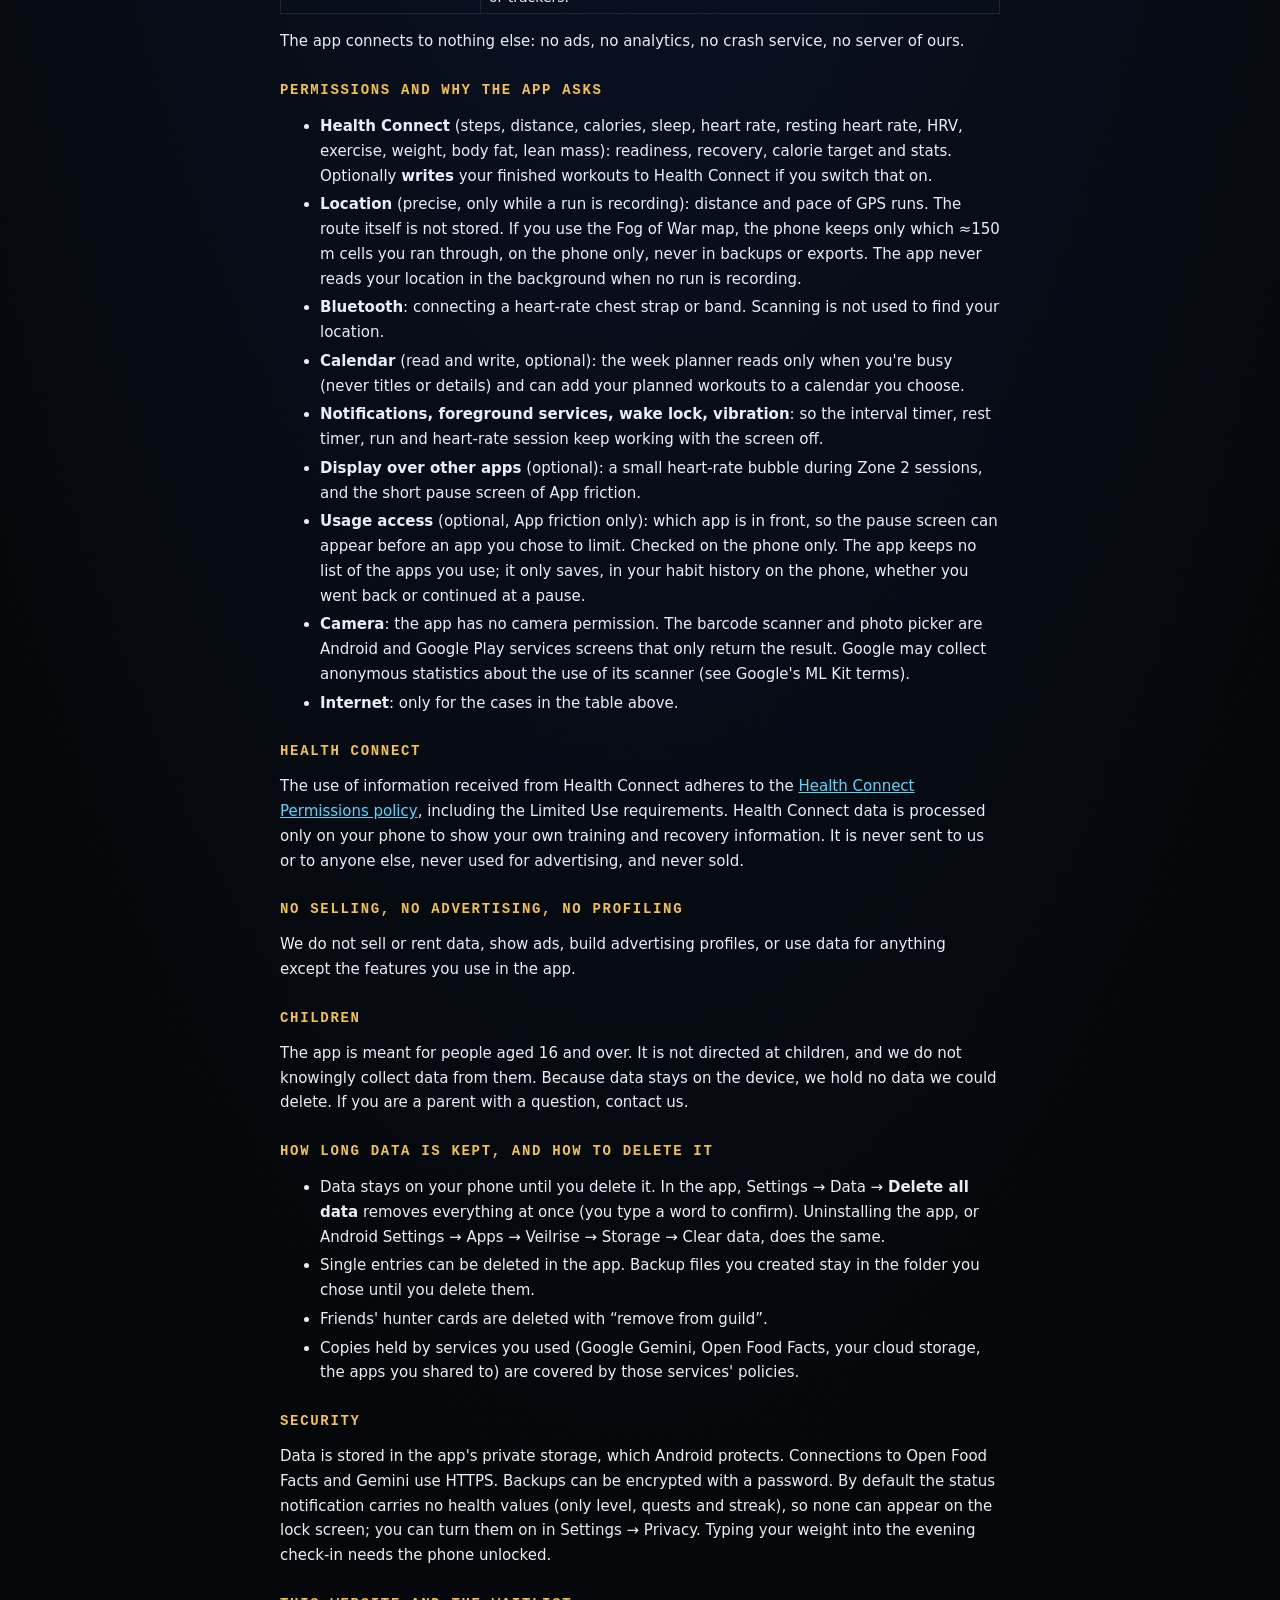
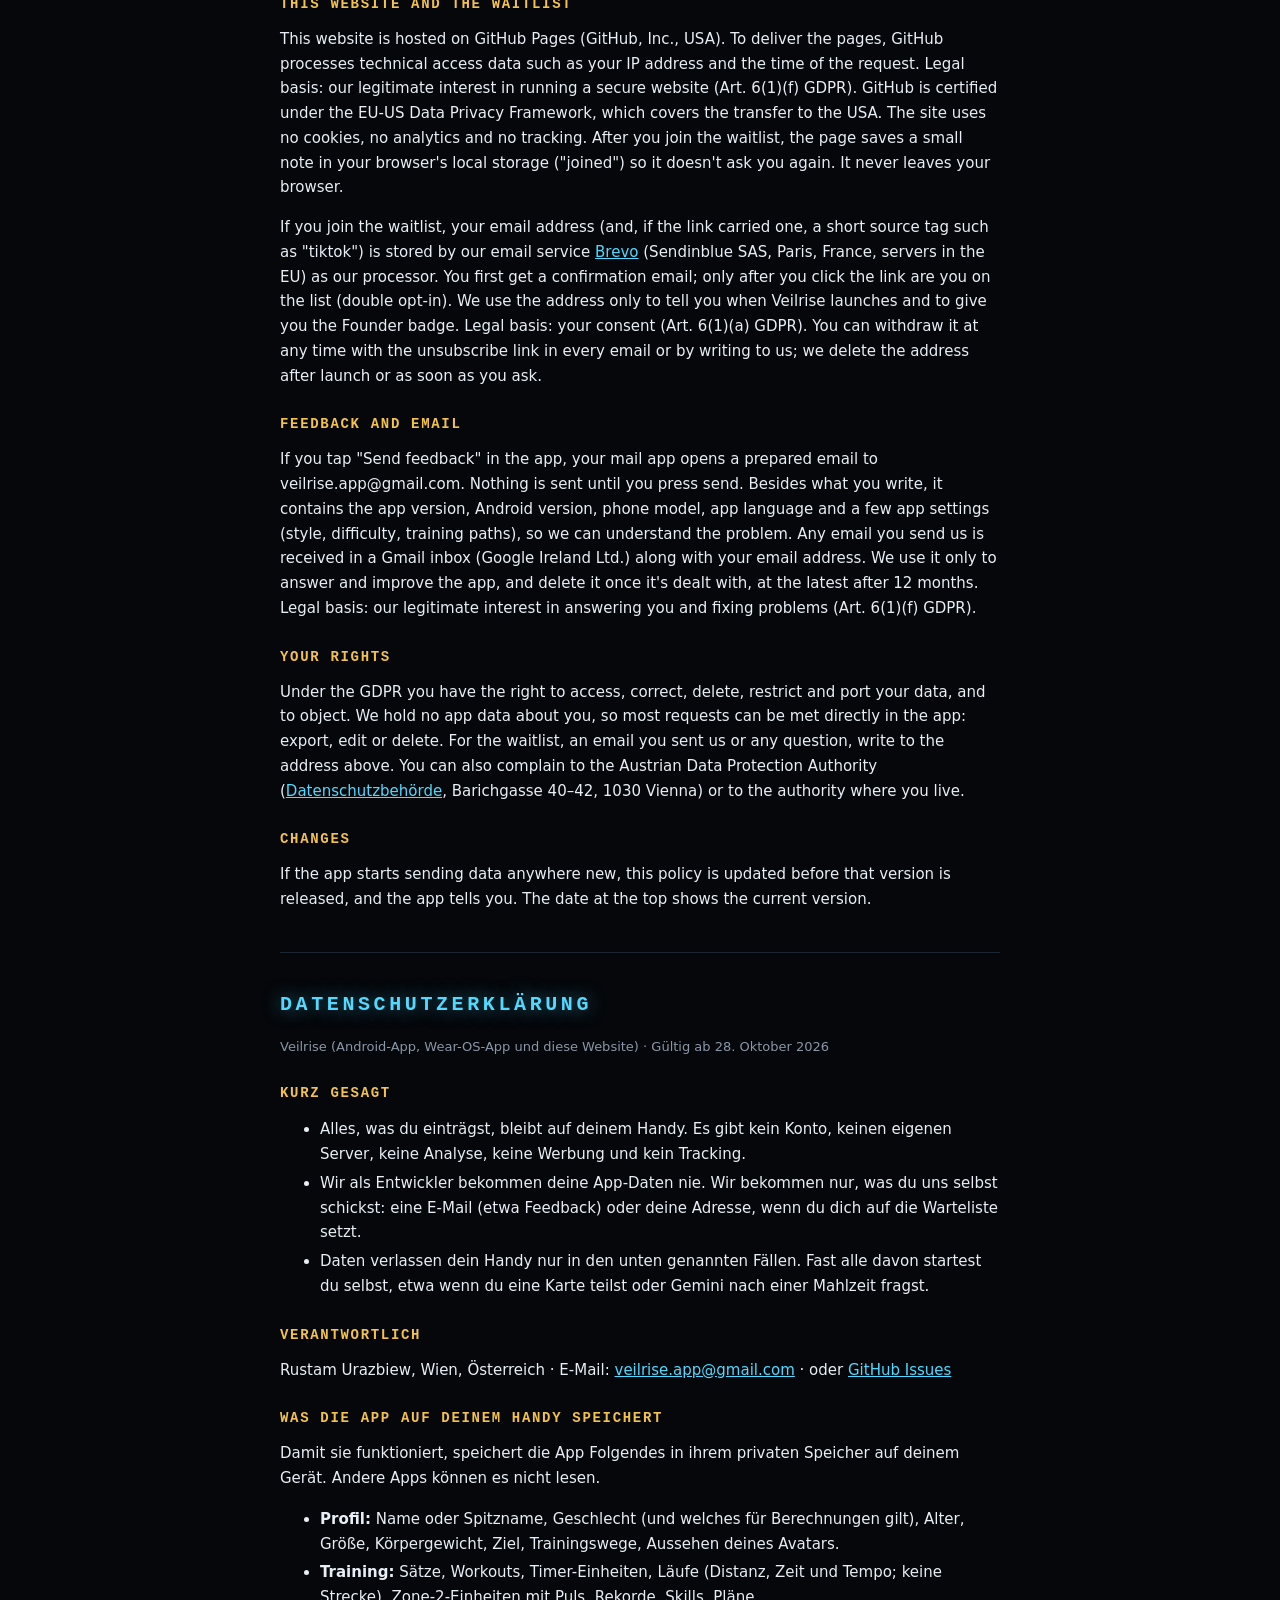
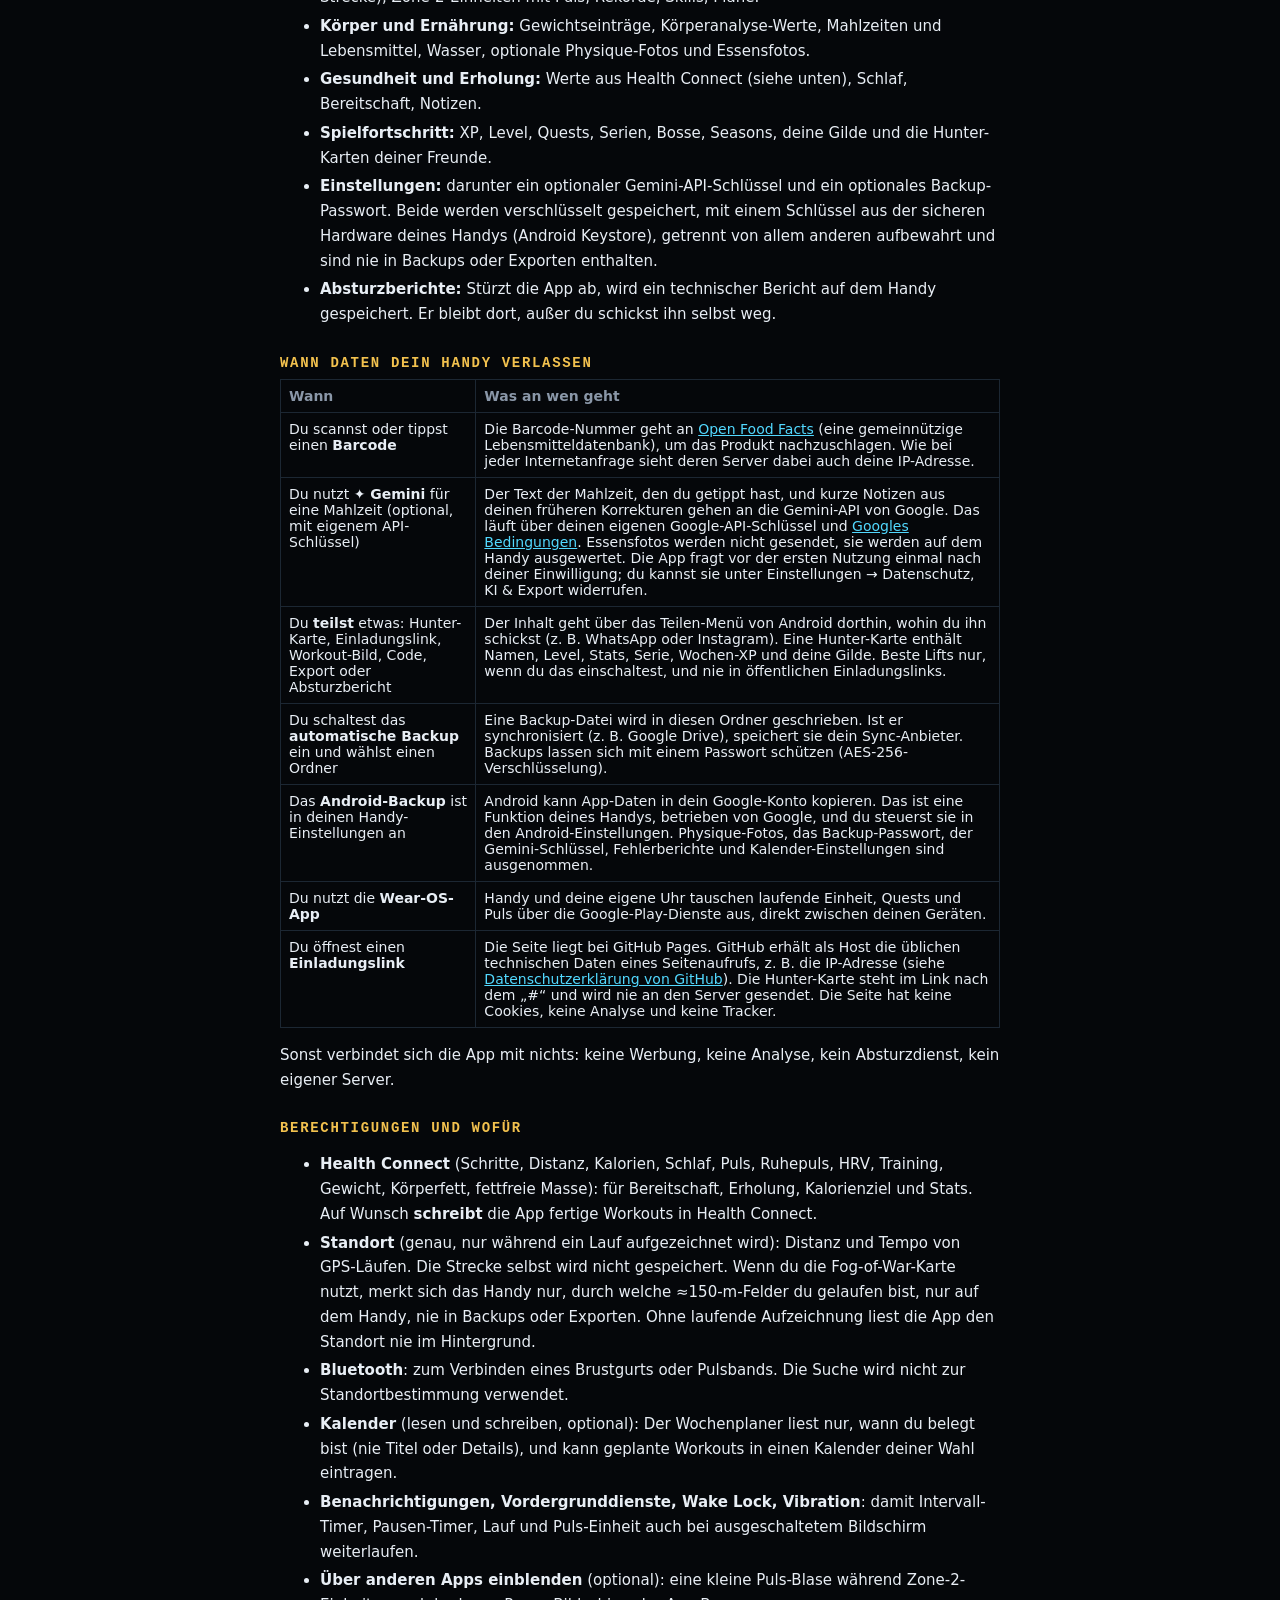
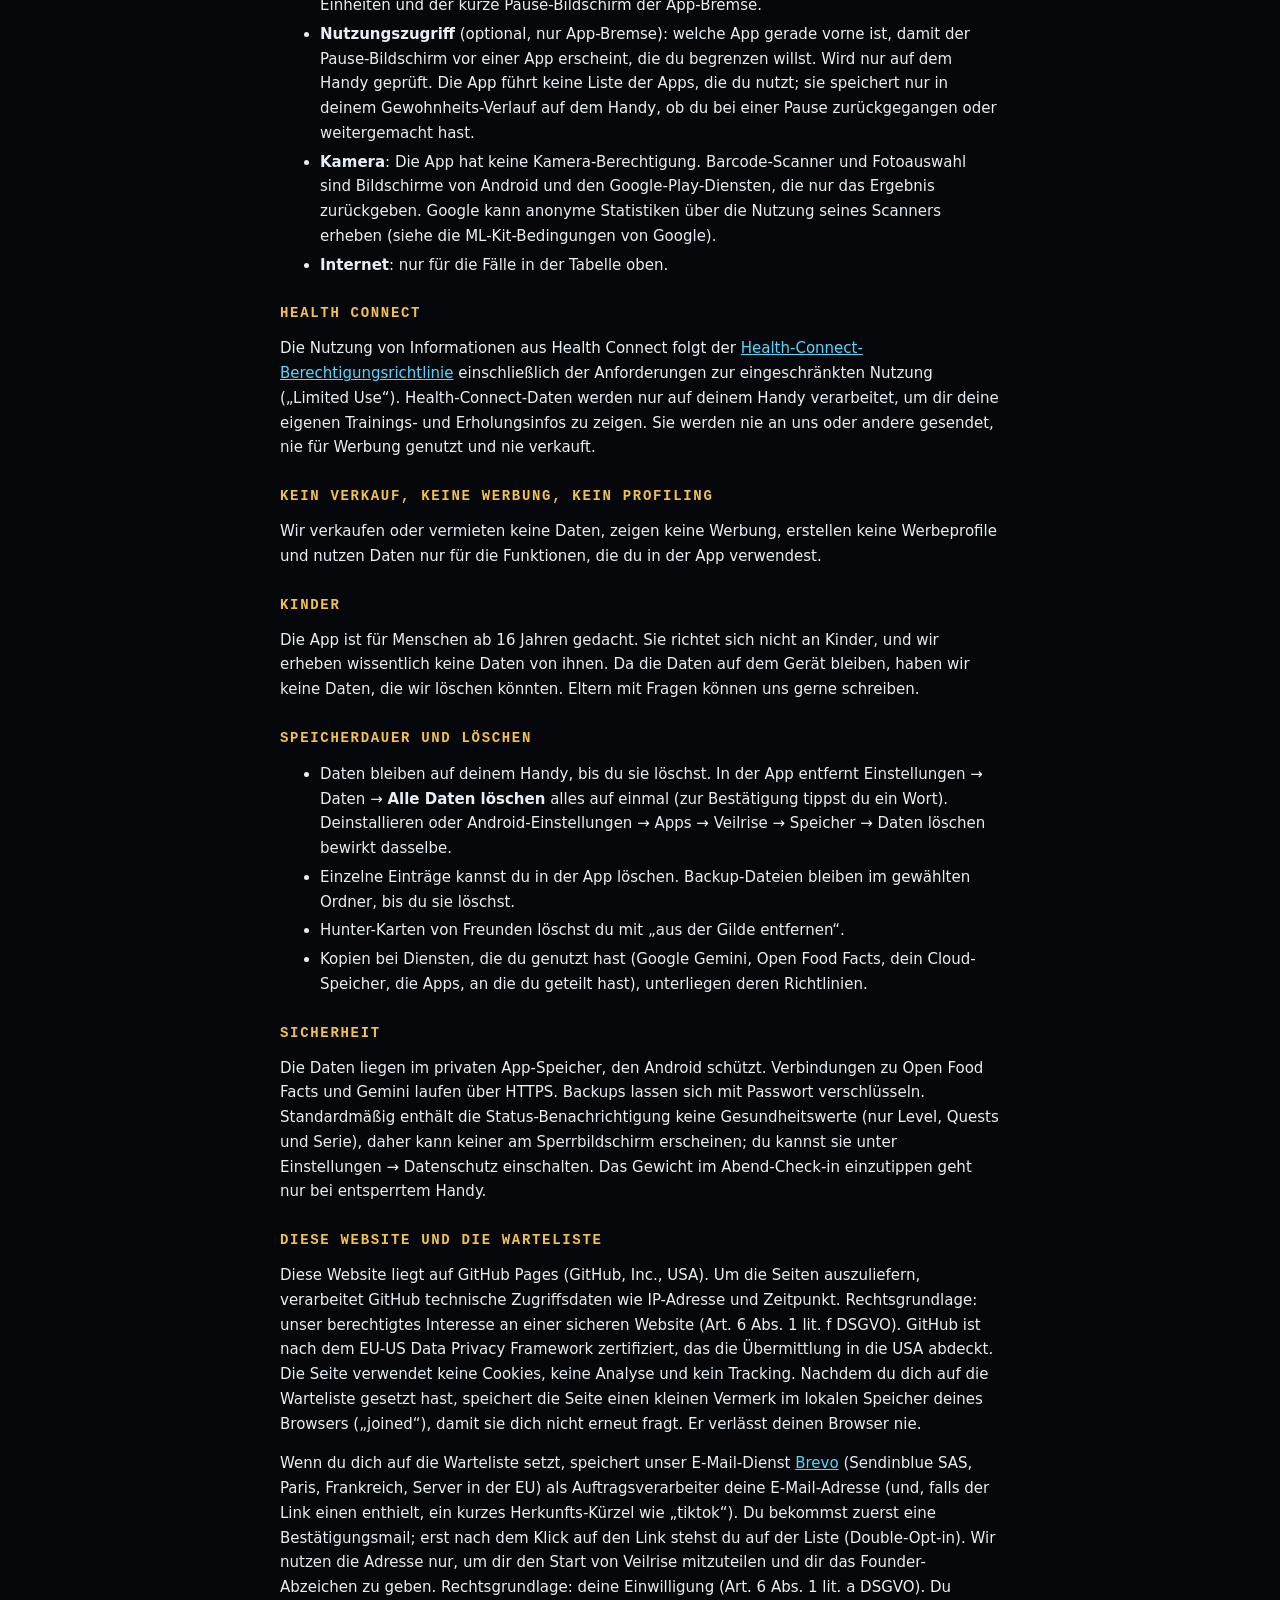
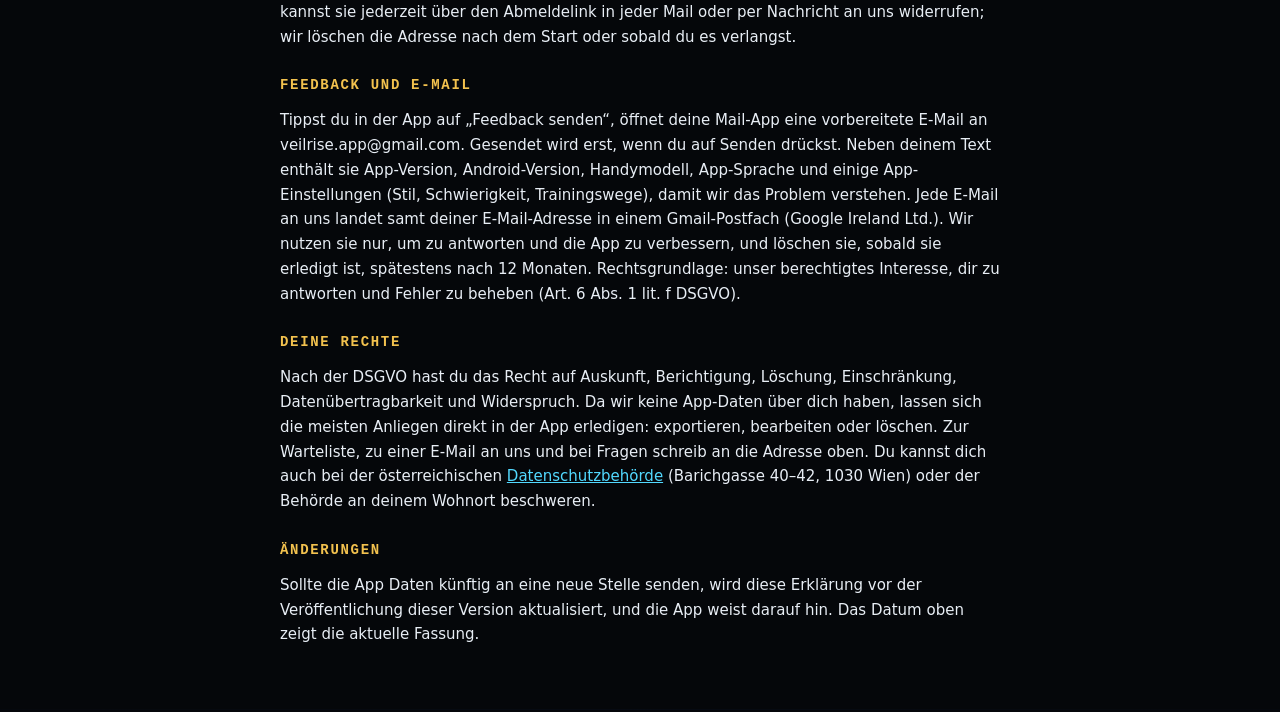
<file: privacy.html>
<!doctype html>
<html lang="en">
<head>
<meta charset="utf-8">
<meta name="viewport" content="width=device-width,initial-scale=1">
<title>Privacy policy · Veilrise</title>
<link rel="stylesheet" href="style.css">
</head>
<body class="legal">
<main>
<nav><a href="index.html">Veilrise</a><a href="#en">English</a><a href="#de">Deutsch</a><a href="terms.html">Terms</a><a href="imprint.html">Imprint</a></nav>

<section id="en">
<h1>PRIVACY POLICY</h1>
<p class="muted">Veilrise (Android app, Wear OS app and this website) · Effective 28 October 2026</p>

<h2>The short version</h2>
<ul>
<li>Everything you log stays on your phone. There is no account, no server of ours, no analytics, no advertising and no tracking.</li>
<li>We, the developer, never receive your app data. We only get what you send us yourself: an email (for example feedback) or your address if you join the waitlist.</li>
<li>Data only leaves your phone in the cases listed below, and almost all of them happen because you start them, for example when you share a card or ask Gemini about a meal.</li>
</ul>

<h2>Who is responsible</h2>
<p>Rustam Urazbiew, Vienna, Austria · email: <a href="mailto:veilrise.app@gmail.com">veilrise.app@gmail.com</a> · or <a href="https://github.com/RustamUR-IT/RustamUR-IT.github.io/issues">GitHub issues</a></p>

<h2>What the app stores on your phone</h2>
<p>To work, the app saves the following in its private storage on your device. Other apps cannot read it.</p>
<ul>
<li><b>Profile:</b> name or nickname, sex (and which sex to use for calculations), age, height, body weight, goal, training paths, look of your avatar.</li>
<li><b>Training:</b> sets, workouts, timer sessions, runs (distance, time and pace; no route is kept), Zone 2 sessions with heart rate, records, skills, plans.</li>
<li><b>Body and food:</b> weight entries, body scan values, meals and food you log, water, optional physique photos and meal photos.</li>
<li><b>Health and recovery:</b> values read from Health Connect (see below), sleep, readiness, notes.</li>
<li><b>Game progress:</b> XP, levels, quests, streaks, bosses, seasons, your guild and your friends' hunter cards.</li>
<li><b>Settings:</b> including an optional Gemini API key and an optional backup password. Both are stored encrypted with a key held in your phone's secure hardware (Android Keystore), kept apart from everything else, and never included in backups or exports.</li>
<li><b>Crash reports:</b> if the app crashes, a technical report is saved on your phone. It stays there unless you send it yourself.</li>
</ul>

<h2>When data leaves your phone</h2>
<table>
<tr><th>When</th><th>What is sent, to whom</th></tr>
<tr><td>You scan or type a <b>barcode</b></td><td>The barcode number goes to <a href="https://world.openfoodfacts.org/privacy">Open Food Facts</a> (a non-profit food database) to look up the product. Like any internet request, this also reveals your IP address to their server.</td></tr>
<tr><td>You use <b>✦ Gemini</b> for a meal (optional, with your own API key)</td><td>The meal text you typed, plus short notes from your own past corrections, goes to Google's Gemini API. This happens under your own Google API key (or in the Gemini app, with your Google account) and <a href="https://ai.google.dev/gemini-api/terms">Google's terms</a>. Meal photos are not sent: they are analysed on the phone. The app asks for your consent once, before the first use; you can withdraw it in Settings → Privacy, AI &amp; export.</td></tr>
<tr><td>You <b>share</b> something: a hunter card, an invite link, a workout picture, a code, an export or a crash report</td><td>The content goes wherever you send it (for example WhatsApp or Instagram), through Android's share menu. A hunter card contains your name, level, stats, streak and weekly XP, and your guild. Your best lifts are only included if you switch that on, and never in public invite links.</td></tr>
<tr><td>You turn on <b>automatic backup</b> and pick a folder</td><td>A backup file is written to that folder. If the folder is synced (for example Google Drive), your sync provider stores it. You can protect backups with a password (AES-256 encryption).</td></tr>
<tr><td><b>Android's own backup</b> is on in your phone settings</td><td>Android may copy app data to your Google account. This is a feature of your phone, run by Google, and you control it in Android's settings. Physique photos, the backup password, the Gemini key, crash reports and calendar settings are excluded.</td></tr>
<tr><td>You use the <b>Wear OS app</b></td><td>The phone and your own watch exchange the current session, quests and heart rate through Google Play services, directly between your devices.</td></tr>
<tr><td>You open an <b>invite link</b></td><td>The page is hosted on GitHub Pages. GitHub, as the host, receives the usual technical data of a page request, such as your IP address (see <a href="https://docs.github.com/en/site-policy/privacy-policies/github-general-privacy-statement">GitHub's privacy statement</a>). The hunter card in the link is after the “#” and is never sent to the server. The page has no cookies, analytics or trackers.</td></tr>
</table>
<p>The app connects to nothing else: no ads, no analytics, no crash service, no server of ours.</p>

<h2>Permissions and why the app asks</h2>
<ul>
<li><b>Health Connect</b> (steps, distance, calories, sleep, heart rate, resting heart rate, HRV, exercise, weight, body fat, lean mass): readiness, recovery, calorie target and stats. Optionally <b>writes</b> your finished workouts to Health Connect if you switch that on.</li>
<li><b>Location</b> (precise, only while a run is recording): distance and pace of GPS runs. The route itself is not stored. If you use the Fog of War map, the phone keeps only which ≈150 m cells you ran through, on the phone only, never in backups or exports. The app never reads your location in the background when no run is recording.</li>
<li><b>Bluetooth</b>: connecting a heart-rate chest strap or band. Scanning is not used to find your location.</li>
<li><b>Calendar</b> (read and write, optional): the week planner reads only when you're busy (never titles or details) and can add your planned workouts to a calendar you choose.</li>
<li><b>Notifications, foreground services, wake lock, vibration</b>: so the interval timer, rest timer, run and heart-rate session keep working with the screen off.</li>
<li><b>Display over other apps</b> (optional): a small heart-rate bubble during Zone 2 sessions, and the short pause screen of App friction.</li>
<li><b>Usage access</b> (optional, App friction only): which app is in front, so the pause screen can appear before an app you chose to limit. Checked on the phone only. The app keeps no list of the apps you use; it only saves, in your habit history on the phone, whether you went back or continued at a pause.</li>
<li><b>Camera</b>: the app has no camera permission. The barcode scanner and photo picker are Android and Google Play services screens that only return the result. Google may collect anonymous statistics about the use of its scanner (see Google's ML Kit terms).</li>
<li><b>Internet</b>: only for the cases in the table above.</li>
</ul>

<h2>Health Connect</h2>
<p>The use of information received from Health Connect adheres to the <a href="https://support.google.com/googleplay/android-developer/answer/12991134">Health Connect Permissions policy</a>, including the Limited Use requirements. Health Connect data is processed only on your phone to show your own training and recovery information. It is never sent to us or to anyone else, never used for advertising, and never sold.</p>

<h2>No selling, no advertising, no profiling</h2>
<p>We do not sell or rent data, show ads, build advertising profiles, or use data for anything except the features you use in the app.</p>

<h2>Children</h2>
<p>The app is meant for people aged 16 and over. It is not directed at children, and we do not knowingly collect data from them. Because data stays on the device, we hold no data we could delete. If you are a parent with a question, contact us.</p>

<h2>How long data is kept, and how to delete it</h2>
<ul>
<li>Data stays on your phone until you delete it. In the app, Settings → Data → <b>Delete all data</b> removes everything at once (you type a word to confirm). Uninstalling the app, or Android Settings → Apps → Veilrise → Storage → Clear data, does the same.</li>
<li>Single entries can be deleted in the app. Backup files you created stay in the folder you chose until you delete them.</li>
<li>Friends' hunter cards are deleted with “remove from guild”.</li>
<li>Copies held by services you used (Google Gemini, Open Food Facts, your cloud storage, the apps you shared to) are covered by those services' policies.</li>
</ul>

<h2>Security</h2>
<p>Data is stored in the app's private storage, which Android protects. Connections to Open Food Facts and Gemini use HTTPS. Backups can be encrypted with a password. By default the status notification carries no health values (only level, quests and streak), so none can appear on the lock screen; you can turn them on in Settings → Privacy. Typing your weight into the evening check-in needs the phone unlocked.</p>

<h2>This website and the waitlist</h2>
<p>This website is hosted on GitHub Pages (GitHub, Inc., USA). To deliver the pages, GitHub processes technical access data such as your IP address and the time of the request. Legal basis: our legitimate interest in running a secure website (Art. 6(1)(f) GDPR). GitHub is certified under the EU-US Data Privacy Framework, which covers the transfer to the USA. The site uses no cookies, no analytics and no tracking. After you join the waitlist, the page saves a small note in your browser's local storage ("joined") so it doesn't ask you again. It never leaves your browser.</p>
<p>If you join the waitlist, your email address (and, if the link carried one, a short source tag such as "tiktok") is stored by our email service <a href="https://www.brevo.com/legal/privacypolicy/">Brevo</a> (Sendinblue SAS, Paris, France, servers in the EU) as our processor. You first get a confirmation email; only after you click the link are you on the list (double opt-in). We use the address only to tell you when Veilrise launches and to give you the Founder badge. Legal basis: your consent (Art. 6(1)(a) GDPR). You can withdraw it at any time with the unsubscribe link in every email or by writing to us; we delete the address after launch or as soon as you ask.</p>

<h2>Feedback and email</h2>
<p>If you tap "Send feedback" in the app, your mail app opens a prepared email to veilrise.app@gmail.com. Nothing is sent until you press send. Besides what you write, it contains the app version, Android version, phone model, app language and a few app settings (style, difficulty, training paths), so we can understand the problem. Any email you send us is received in a Gmail inbox (Google Ireland Ltd.) along with your email address. We use it only to answer and improve the app, and delete it once it's dealt with, at the latest after 12 months. Legal basis: our legitimate interest in answering you and fixing problems (Art. 6(1)(f) GDPR).</p>

<h2>Your rights</h2>
<p>Under the GDPR you have the right to access, correct, delete, restrict and port your data, and to object. We hold no app data about you, so most requests can be met directly in the app: export, edit or delete. For the waitlist, an email you sent us or any question, write to the address above. You can also complain to the Austrian Data Protection Authority (<a href="https://www.dsb.gv.at">Datenschutzbehörde</a>, Barichgasse 40–42, 1030 Vienna) or to the authority where you live.</p>

<h2>Changes</h2>
<p>If the app starts sending data anywhere new, this policy is updated before that version is released, and the app tells you. The date at the top shows the current version.</p>
</section>

<hr>

<section id="de" lang="de">
<h1>DATENSCHUTZERKLÄRUNG</h1>
<p class="muted">Veilrise (Android-App, Wear-OS-App und diese Website) · Gültig ab 28. Oktober 2026</p>

<h2>Kurz gesagt</h2>
<ul>
<li>Alles, was du einträgst, bleibt auf deinem Handy. Es gibt kein Konto, keinen eigenen Server, keine Analyse, keine Werbung und kein Tracking.</li>
<li>Wir als Entwickler bekommen deine App-Daten nie. Wir bekommen nur, was du uns selbst schickst: eine E-Mail (etwa Feedback) oder deine Adresse, wenn du dich auf die Warteliste setzt.</li>
<li>Daten verlassen dein Handy nur in den unten genannten Fällen. Fast alle davon startest du selbst, etwa wenn du eine Karte teilst oder Gemini nach einer Mahlzeit fragst.</li>
</ul>

<h2>Verantwortlich</h2>
<p>Rustam Urazbiew, Wien, Österreich · E-Mail: <a href="mailto:veilrise.app@gmail.com">veilrise.app@gmail.com</a> · oder <a href="https://github.com/RustamUR-IT/RustamUR-IT.github.io/issues">GitHub Issues</a></p>

<h2>Was die App auf deinem Handy speichert</h2>
<p>Damit sie funktioniert, speichert die App Folgendes in ihrem privaten Speicher auf deinem Gerät. Andere Apps können es nicht lesen.</p>
<ul>
<li><b>Profil:</b> Name oder Spitzname, Geschlecht (und welches für Berechnungen gilt), Alter, Größe, Körpergewicht, Ziel, Trainingswege, Aussehen deines Avatars.</li>
<li><b>Training:</b> Sätze, Workouts, Timer-Einheiten, Läufe (Distanz, Zeit und Tempo; keine Strecke), Zone-2-Einheiten mit Puls, Rekorde, Skills, Pläne.</li>
<li><b>Körper und Ernährung:</b> Gewichtseinträge, Körperanalyse-Werte, Mahlzeiten und Lebensmittel, Wasser, optionale Physique-Fotos und Essensfotos.</li>
<li><b>Gesundheit und Erholung:</b> Werte aus Health Connect (siehe unten), Schlaf, Bereitschaft, Notizen.</li>
<li><b>Spielfortschritt:</b> XP, Level, Quests, Serien, Bosse, Seasons, deine Gilde und die Hunter-Karten deiner Freunde.</li>
<li><b>Einstellungen:</b> darunter ein optionaler Gemini-API-Schlüssel und ein optionales Backup-Passwort. Beide werden verschlüsselt gespeichert, mit einem Schlüssel aus der sicheren Hardware deines Handys (Android Keystore), getrennt von allem anderen aufbewahrt und sind nie in Backups oder Exporten enthalten.</li>
<li><b>Absturzberichte:</b> Stürzt die App ab, wird ein technischer Bericht auf dem Handy gespeichert. Er bleibt dort, außer du schickst ihn selbst weg.</li>
</ul>

<h2>Wann Daten dein Handy verlassen</h2>
<table>
<tr><th>Wann</th><th>Was an wen geht</th></tr>
<tr><td>Du scannst oder tippst einen <b>Barcode</b></td><td>Die Barcode-Nummer geht an <a href="https://world.openfoodfacts.org/privacy">Open Food Facts</a> (eine gemeinnützige Lebensmitteldatenbank), um das Produkt nachzuschlagen. Wie bei jeder Internetanfrage sieht deren Server dabei auch deine IP-Adresse.</td></tr>
<tr><td>Du nutzt <b>✦ Gemini</b> für eine Mahlzeit (optional, mit eigenem API-Schlüssel)</td><td>Der Text der Mahlzeit, den du getippt hast, und kurze Notizen aus deinen früheren Korrekturen gehen an die Gemini-API von Google. Das läuft über deinen eigenen Google-API-Schlüssel und <a href="https://ai.google.dev/gemini-api/terms">Googles Bedingungen</a>. Essensfotos werden nicht gesendet, sie werden auf dem Handy ausgewertet. Die App fragt vor der ersten Nutzung einmal nach deiner Einwilligung; du kannst sie unter Einstellungen → Datenschutz, KI &amp; Export widerrufen.</td></tr>
<tr><td>Du <b>teilst</b> etwas: Hunter-Karte, Einladungslink, Workout-Bild, Code, Export oder Absturzbericht</td><td>Der Inhalt geht über das Teilen-Menü von Android dorthin, wohin du ihn schickst (z. B. WhatsApp oder Instagram). Eine Hunter-Karte enthält Namen, Level, Stats, Serie, Wochen-XP und deine Gilde. Beste Lifts nur, wenn du das einschaltest, und nie in öffentlichen Einladungslinks.</td></tr>
<tr><td>Du schaltest das <b>automatische Backup</b> ein und wählst einen Ordner</td><td>Eine Backup-Datei wird in diesen Ordner geschrieben. Ist er synchronisiert (z. B. Google Drive), speichert sie dein Sync-Anbieter. Backups lassen sich mit einem Passwort schützen (AES-256-Verschlüsselung).</td></tr>
<tr><td>Das <b>Android-Backup</b> ist in deinen Handy-Einstellungen an</td><td>Android kann App-Daten in dein Google-Konto kopieren. Das ist eine Funktion deines Handys, betrieben von Google, und du steuerst sie in den Android-Einstellungen. Physique-Fotos, das Backup-Passwort, der Gemini-Schlüssel, Fehlerberichte und Kalender-Einstellungen sind ausgenommen.</td></tr>
<tr><td>Du nutzt die <b>Wear-OS-App</b></td><td>Handy und deine eigene Uhr tauschen laufende Einheit, Quests und Puls über die Google-Play-Dienste aus, direkt zwischen deinen Geräten.</td></tr>
<tr><td>Du öffnest einen <b>Einladungslink</b></td><td>Die Seite liegt bei GitHub Pages. GitHub erhält als Host die üblichen technischen Daten eines Seitenaufrufs, z. B. die IP-Adresse (siehe <a href="https://docs.github.com/en/site-policy/privacy-policies/github-general-privacy-statement">Datenschutzerklärung von GitHub</a>). Die Hunter-Karte steht im Link nach dem „#“ und wird nie an den Server gesendet. Die Seite hat keine Cookies, keine Analyse und keine Tracker.</td></tr>
</table>
<p>Sonst verbindet sich die App mit nichts: keine Werbung, keine Analyse, kein Absturzdienst, kein eigener Server.</p>

<h2>Berechtigungen und wofür</h2>
<ul>
<li><b>Health Connect</b> (Schritte, Distanz, Kalorien, Schlaf, Puls, Ruhepuls, HRV, Training, Gewicht, Körperfett, fettfreie Masse): für Bereitschaft, Erholung, Kalorienziel und Stats. Auf Wunsch <b>schreibt</b> die App fertige Workouts in Health Connect.</li>
<li><b>Standort</b> (genau, nur während ein Lauf aufgezeichnet wird): Distanz und Tempo von GPS-Läufen. Die Strecke selbst wird nicht gespeichert. Wenn du die Fog-of-War-Karte nutzt, merkt sich das Handy nur, durch welche ≈150-m-Felder du gelaufen bist, nur auf dem Handy, nie in Backups oder Exporten. Ohne laufende Aufzeichnung liest die App den Standort nie im Hintergrund.</li>
<li><b>Bluetooth</b>: zum Verbinden eines Brustgurts oder Pulsbands. Die Suche wird nicht zur Standortbestimmung verwendet.</li>
<li><b>Kalender</b> (lesen und schreiben, optional): Der Wochenplaner liest nur, wann du belegt bist (nie Titel oder Details), und kann geplante Workouts in einen Kalender deiner Wahl eintragen.</li>
<li><b>Benachrichtigungen, Vordergrunddienste, Wake Lock, Vibration</b>: damit Intervall-Timer, Pausen-Timer, Lauf und Puls-Einheit auch bei ausgeschaltetem Bildschirm weiterlaufen.</li>
<li><b>Über anderen Apps einblenden</b> (optional): eine kleine Puls-Blase während Zone-2-Einheiten und der kurze Pause-Bildschirm der App-Bremse.</li>
<li><b>Nutzungszugriff</b> (optional, nur App-Bremse): welche App gerade vorne ist, damit der Pause-Bildschirm vor einer App erscheint, die du begrenzen willst. Wird nur auf dem Handy geprüft. Die App führt keine Liste der Apps, die du nutzt; sie speichert nur in deinem Gewohnheits-Verlauf auf dem Handy, ob du bei einer Pause zurückgegangen oder weitergemacht hast.</li>
<li><b>Kamera</b>: Die App hat keine Kamera-Berechtigung. Barcode-Scanner und Fotoauswahl sind Bildschirme von Android und den Google-Play-Diensten, die nur das Ergebnis zurückgeben. Google kann anonyme Statistiken über die Nutzung seines Scanners erheben (siehe die ML-Kit-Bedingungen von Google).</li>
<li><b>Internet</b>: nur für die Fälle in der Tabelle oben.</li>
</ul>

<h2>Health Connect</h2>
<p>Die Nutzung von Informationen aus Health Connect folgt der <a href="https://support.google.com/googleplay/android-developer/answer/12991134">Health-Connect-Berechtigungsrichtlinie</a> einschließlich der Anforderungen zur eingeschränkten Nutzung („Limited Use“). Health-Connect-Daten werden nur auf deinem Handy verarbeitet, um dir deine eigenen Trainings- und Erholungsinfos zu zeigen. Sie werden nie an uns oder andere gesendet, nie für Werbung genutzt und nie verkauft.</p>

<h2>Kein Verkauf, keine Werbung, kein Profiling</h2>
<p>Wir verkaufen oder vermieten keine Daten, zeigen keine Werbung, erstellen keine Werbeprofile und nutzen Daten nur für die Funktionen, die du in der App verwendest.</p>

<h2>Kinder</h2>
<p>Die App ist für Menschen ab 16 Jahren gedacht. Sie richtet sich nicht an Kinder, und wir erheben wissentlich keine Daten von ihnen. Da die Daten auf dem Gerät bleiben, haben wir keine Daten, die wir löschen könnten. Eltern mit Fragen können uns gerne schreiben.</p>

<h2>Speicherdauer und Löschen</h2>
<ul>
<li>Daten bleiben auf deinem Handy, bis du sie löschst. In der App entfernt Einstellungen → Daten → <b>Alle Daten löschen</b> alles auf einmal (zur Bestätigung tippst du ein Wort). Deinstallieren oder Android-Einstellungen → Apps → Veilrise → Speicher → Daten löschen bewirkt dasselbe.</li>
<li>Einzelne Einträge kannst du in der App löschen. Backup-Dateien bleiben im gewählten Ordner, bis du sie löschst.</li>
<li>Hunter-Karten von Freunden löschst du mit „aus der Gilde entfernen“.</li>
<li>Kopien bei Diensten, die du genutzt hast (Google Gemini, Open Food Facts, dein Cloud-Speicher, die Apps, an die du geteilt hast), unterliegen deren Richtlinien.</li>
</ul>

<h2>Sicherheit</h2>
<p>Die Daten liegen im privaten App-Speicher, den Android schützt. Verbindungen zu Open Food Facts und Gemini laufen über HTTPS. Backups lassen sich mit Passwort verschlüsseln. Standardmäßig enthält die Status-Benachrichtigung keine Gesundheitswerte (nur Level, Quests und Serie), daher kann keiner am Sperrbildschirm erscheinen; du kannst sie unter Einstellungen → Datenschutz einschalten. Das Gewicht im Abend-Check-in einzutippen geht nur bei entsperrtem Handy.</p>

<h2>Diese Website und die Warteliste</h2>
<p>Diese Website liegt auf GitHub Pages (GitHub, Inc., USA). Um die Seiten auszuliefern, verarbeitet GitHub technische Zugriffsdaten wie IP-Adresse und Zeitpunkt. Rechtsgrundlage: unser berechtigtes Interesse an einer sicheren Website (Art. 6 Abs. 1 lit. f DSGVO). GitHub ist nach dem EU-US Data Privacy Framework zertifiziert, das die Übermittlung in die USA abdeckt. Die Seite verwendet keine Cookies, keine Analyse und kein Tracking. Nachdem du dich auf die Warteliste gesetzt hast, speichert die Seite einen kleinen Vermerk im lokalen Speicher deines Browsers („joined“), damit sie dich nicht erneut fragt. Er verlässt deinen Browser nie.</p>
<p>Wenn du dich auf die Warteliste setzt, speichert unser E-Mail-Dienst <a href="https://www.brevo.com/de/legal/privacypolicy/">Brevo</a> (Sendinblue SAS, Paris, Frankreich, Server in der EU) als Auftragsverarbeiter deine E-Mail-Adresse (und, falls der Link einen enthielt, ein kurzes Herkunfts-Kürzel wie „tiktok“). Du bekommst zuerst eine Bestätigungsmail; erst nach dem Klick auf den Link stehst du auf der Liste (Double-Opt-in). Wir nutzen die Adresse nur, um dir den Start von Veilrise mitzuteilen und dir das Founder-Abzeichen zu geben. Rechtsgrundlage: deine Einwilligung (Art. 6 Abs. 1 lit. a DSGVO). Du kannst sie jederzeit über den Abmeldelink in jeder Mail oder per Nachricht an uns widerrufen; wir löschen die Adresse nach dem Start oder sobald du es verlangst.</p>

<h2>Feedback und E-Mail</h2>
<p>Tippst du in der App auf „Feedback senden“, öffnet deine Mail-App eine vorbereitete E-Mail an veilrise.app@gmail.com. Gesendet wird erst, wenn du auf Senden drückst. Neben deinem Text enthält sie App-Version, Android-Version, Handymodell, App-Sprache und einige App-Einstellungen (Stil, Schwierigkeit, Trainingswege), damit wir das Problem verstehen. Jede E-Mail an uns landet samt deiner E-Mail-Adresse in einem Gmail-Postfach (Google Ireland Ltd.). Wir nutzen sie nur, um zu antworten und die App zu verbessern, und löschen sie, sobald sie erledigt ist, spätestens nach 12 Monaten. Rechtsgrundlage: unser berechtigtes Interesse, dir zu antworten und Fehler zu beheben (Art. 6 Abs. 1 lit. f DSGVO).</p>

<h2>Deine Rechte</h2>
<p>Nach der DSGVO hast du das Recht auf Auskunft, Berichtigung, Löschung, Einschränkung, Datenübertragbarkeit und Widerspruch. Da wir keine App-Daten über dich haben, lassen sich die meisten Anliegen direkt in der App erledigen: exportieren, bearbeiten oder löschen. Zur Warteliste, zu einer E-Mail an uns und bei Fragen schreib an die Adresse oben. Du kannst dich auch bei der österreichischen <a href="https://www.dsb.gv.at">Datenschutzbehörde</a> (Barichgasse 40–42, 1030 Wien) oder der Behörde an deinem Wohnort beschweren.</p>

<h2>Änderungen</h2>
<p>Sollte die App Daten künftig an eine neue Stelle senden, wird diese Erklärung vor der Veröffentlichung dieser Version aktualisiert, und die App weist darauf hin. Das Datum oben zeigt die aktuelle Fassung.</p>
</section>
</main>
</body>
</html>
</file>
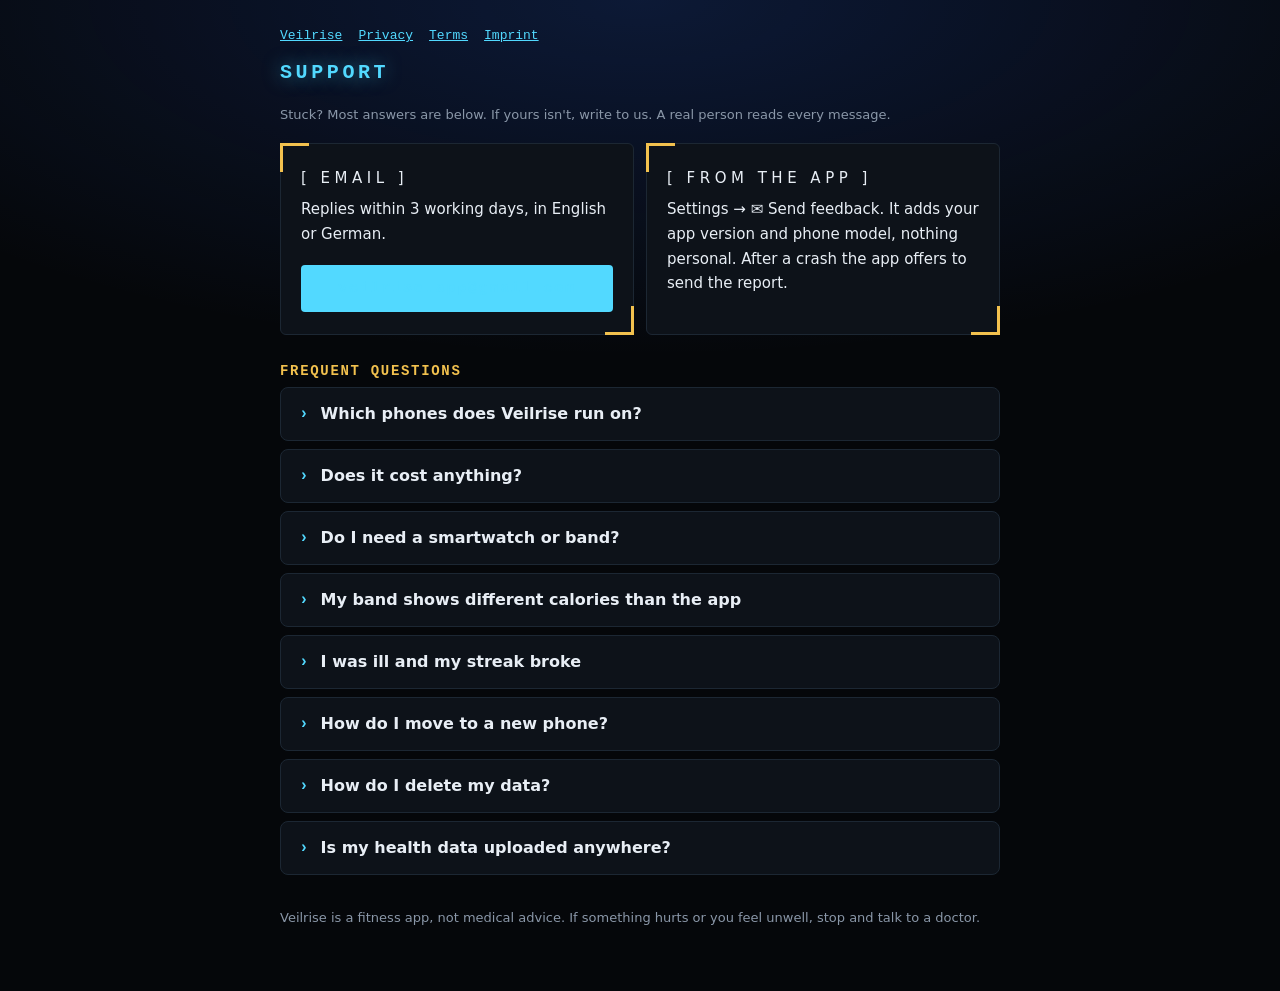
<file: support.html>
<!doctype html>
<html lang="en">
<head>
<meta charset="utf-8">
<meta name="viewport" content="width=device-width,initial-scale=1">
<title>Support · Veilrise</title>
<meta name="description" content="Help for Veilrise: contact, feedback and answers to common questions.">
<link rel="icon" href="favicon.svg" type="image/svg+xml">
<link rel="stylesheet" href="style.css">
<style>
.legal details{border:1px solid var(--line);border-radius:8px;background:var(--panel);margin:8px 0}
.legal summary{cursor:pointer;min-height:52px;padding:14px 18px;display:flex;align-items:center;gap:12px;font-family:system-ui,-apple-system,Segoe UI,Roboto,sans-serif;font-size:16px;font-weight:600;list-style:none}
.legal summary::-webkit-details-marker{display:none}
.legal summary:before{content:"›";color:var(--ice);font-family:ui-monospace,monospace;transition:transform .2s}
.legal details[open] summary:before{transform:rotate(90deg)}
.legal details p{margin:0;padding:0 18px 16px 40px;color:var(--muted)}
.contact{display:flex;flex-wrap:wrap;gap:12px;margin:18px 0 8px}
.contact .card{flex:1 1 260px}
</style>
</head>
<body class="legal">
<main>
<nav><a href="index.html">Veilrise</a><a href="privacy.html">Privacy</a><a href="terms.html">Terms</a><a href="imprint.html">Imprint</a></nav>
<h1>SUPPORT</h1>
<p class="muted">Stuck? Most answers are below. If yours isn't, write to us. A real person reads every message.</p>

<div class="contact">
<div class="card">
<p class="sys" style="text-align:left">[ EMAIL ]</p>
<p style="margin:6px 0 0">Replies within 3 working days, in English or German.</p>
<a class="btn" href="mailto:veilrise.app@gmail.com?subject=Veilrise%20support">veilrise.app@gmail.com</a>
</div>
<div class="card">
<p class="sys" style="text-align:left">[ FROM THE APP ]</p>
<p style="margin:6px 0 0">Settings → ✉ Send feedback. It adds your app version and phone model, nothing personal. After a crash the app offers to send the report.</p>
</div>
</div>

<h2>Frequent questions</h2>
<details><summary>Which phones does Veilrise run on?</summary><p>Android 8.0 or newer, plus a companion app for Wear OS watches. An iPhone version is in development.</p></details>
<details><summary>Does it cost anything?</summary><p>No. There are no purchases, subscriptions or ads. If that ever changes, you'll see the terms before anything costs money.</p></details>
<details><summary>Do I need a smartwatch or band?</summary><p>No. With a band, Veilrise reads sleep, heart rate and calories from Health Connect (for example via Zepp, Samsung Health or Fitbit) and readiness gets more accurate. Without one, everything else works and the app tells you when a number is an estimate.</p></details>
<details><summary>My band shows different calories than the app</summary><p>Band apps often sync to Health Connect in batches. Tap “↻ Sync” on the FUEL screen to open your band app, then come back. Veilrise also counts only 75 % of band calories on purpose, and after a few weeks your scale trend corrects the target.</p></details>
<details><summary>I was ill and my streak broke</summary><p>Turn on Ill mode from the daily quests card. It can be backdated to yesterday and protects every day it covers. Missed one day anyway? A Rift opens: one action the same day closes it and your streak returns.</p></details>
<details><summary>How do I move to a new phone?</summary><p>Settings → Backup → Export backup (with a password if you like), copy the file to the new phone, then Restore from file. You can also turn on a daily automatic backup to a folder of your choice.</p></details>
<details><summary>How do I delete my data?</summary><p>Settings → Data → Delete all data. That erases everything on the phone. Backup files you saved yourself and workouts written to Health Connect stay until you remove them there. To leave the waitlist, use the unsubscribe link in any email or write to us.</p></details>
<details><summary>Is my health data uploaded anywhere?</summary><p>No. Health Connect data is read and used only on your phone. The <a href="privacy.html">privacy policy</a> lists the few optional features that send something, and exactly what.</p></details>

<p class="muted" style="margin-top:32px">Veilrise is a fitness app, not medical advice. If something hurts or you feel unwell, stop and talk to a doctor.</p>
</main>
</body>
</html>
</file>
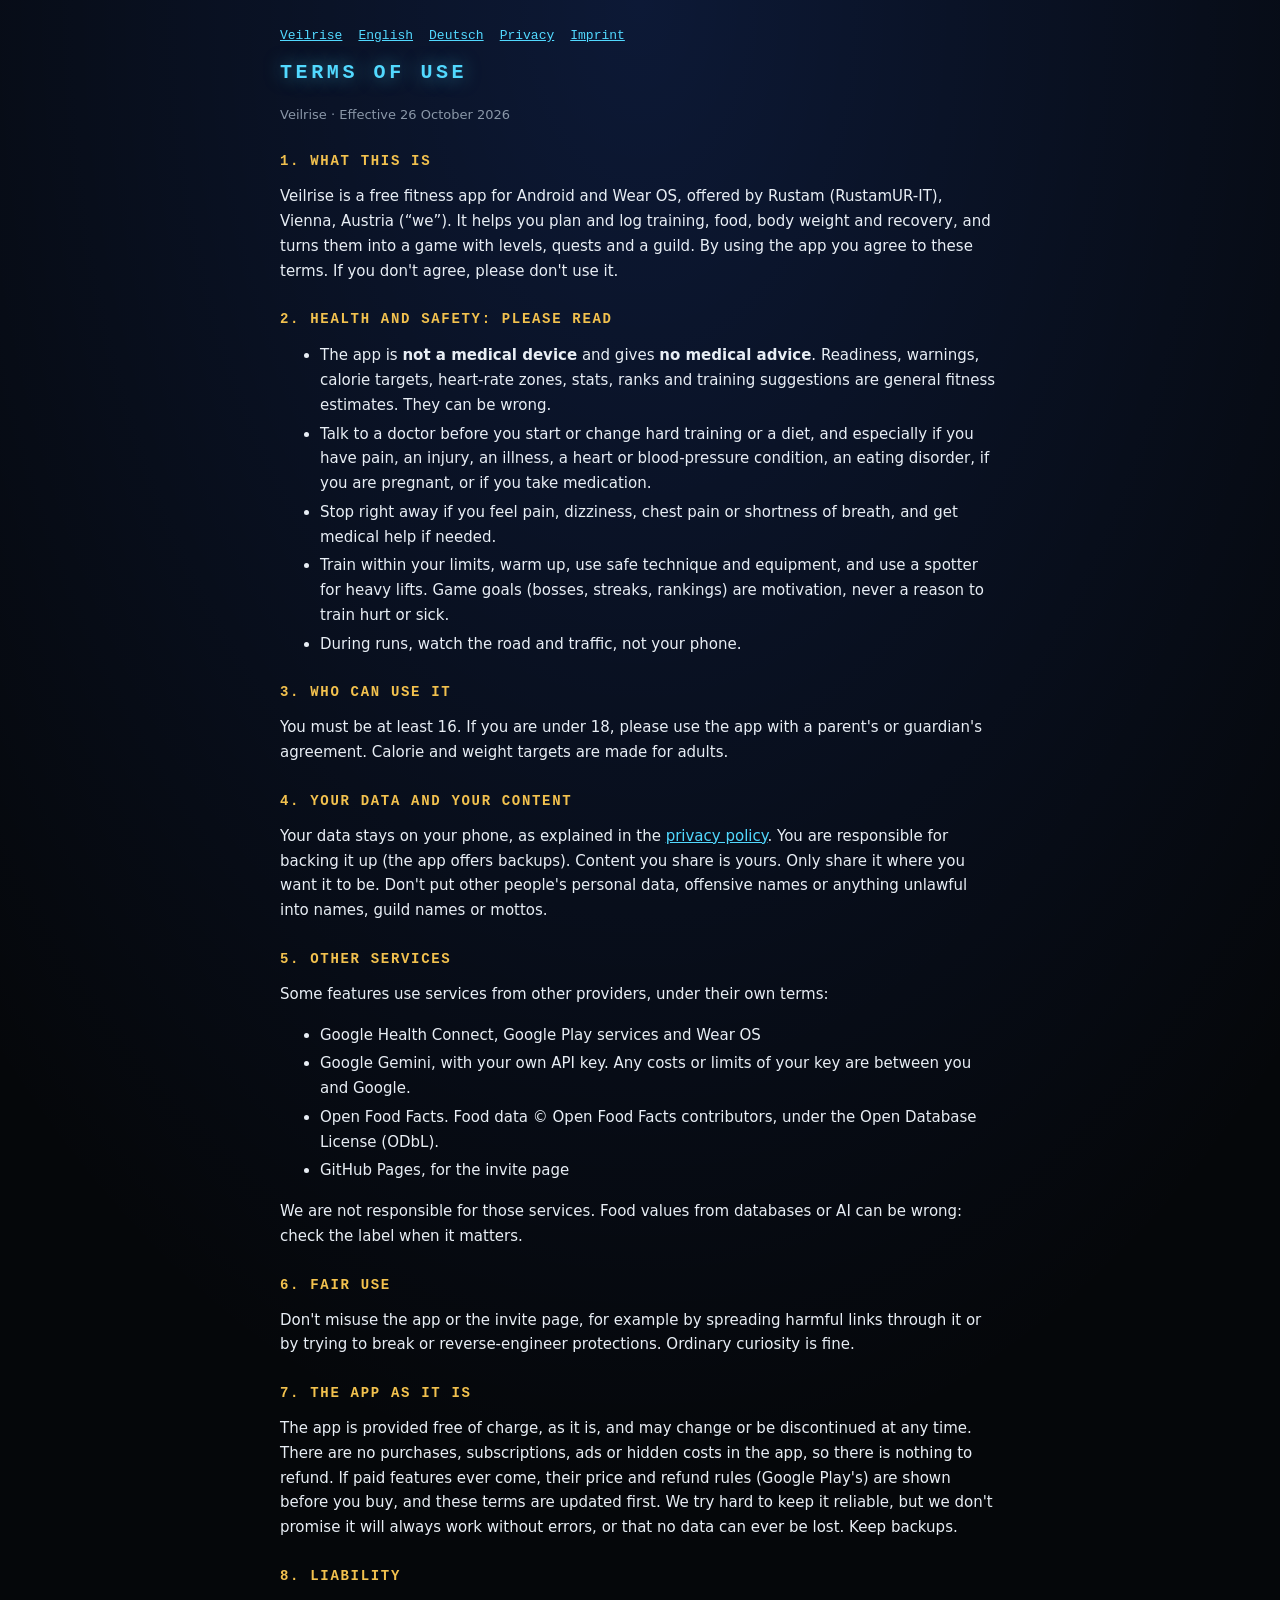
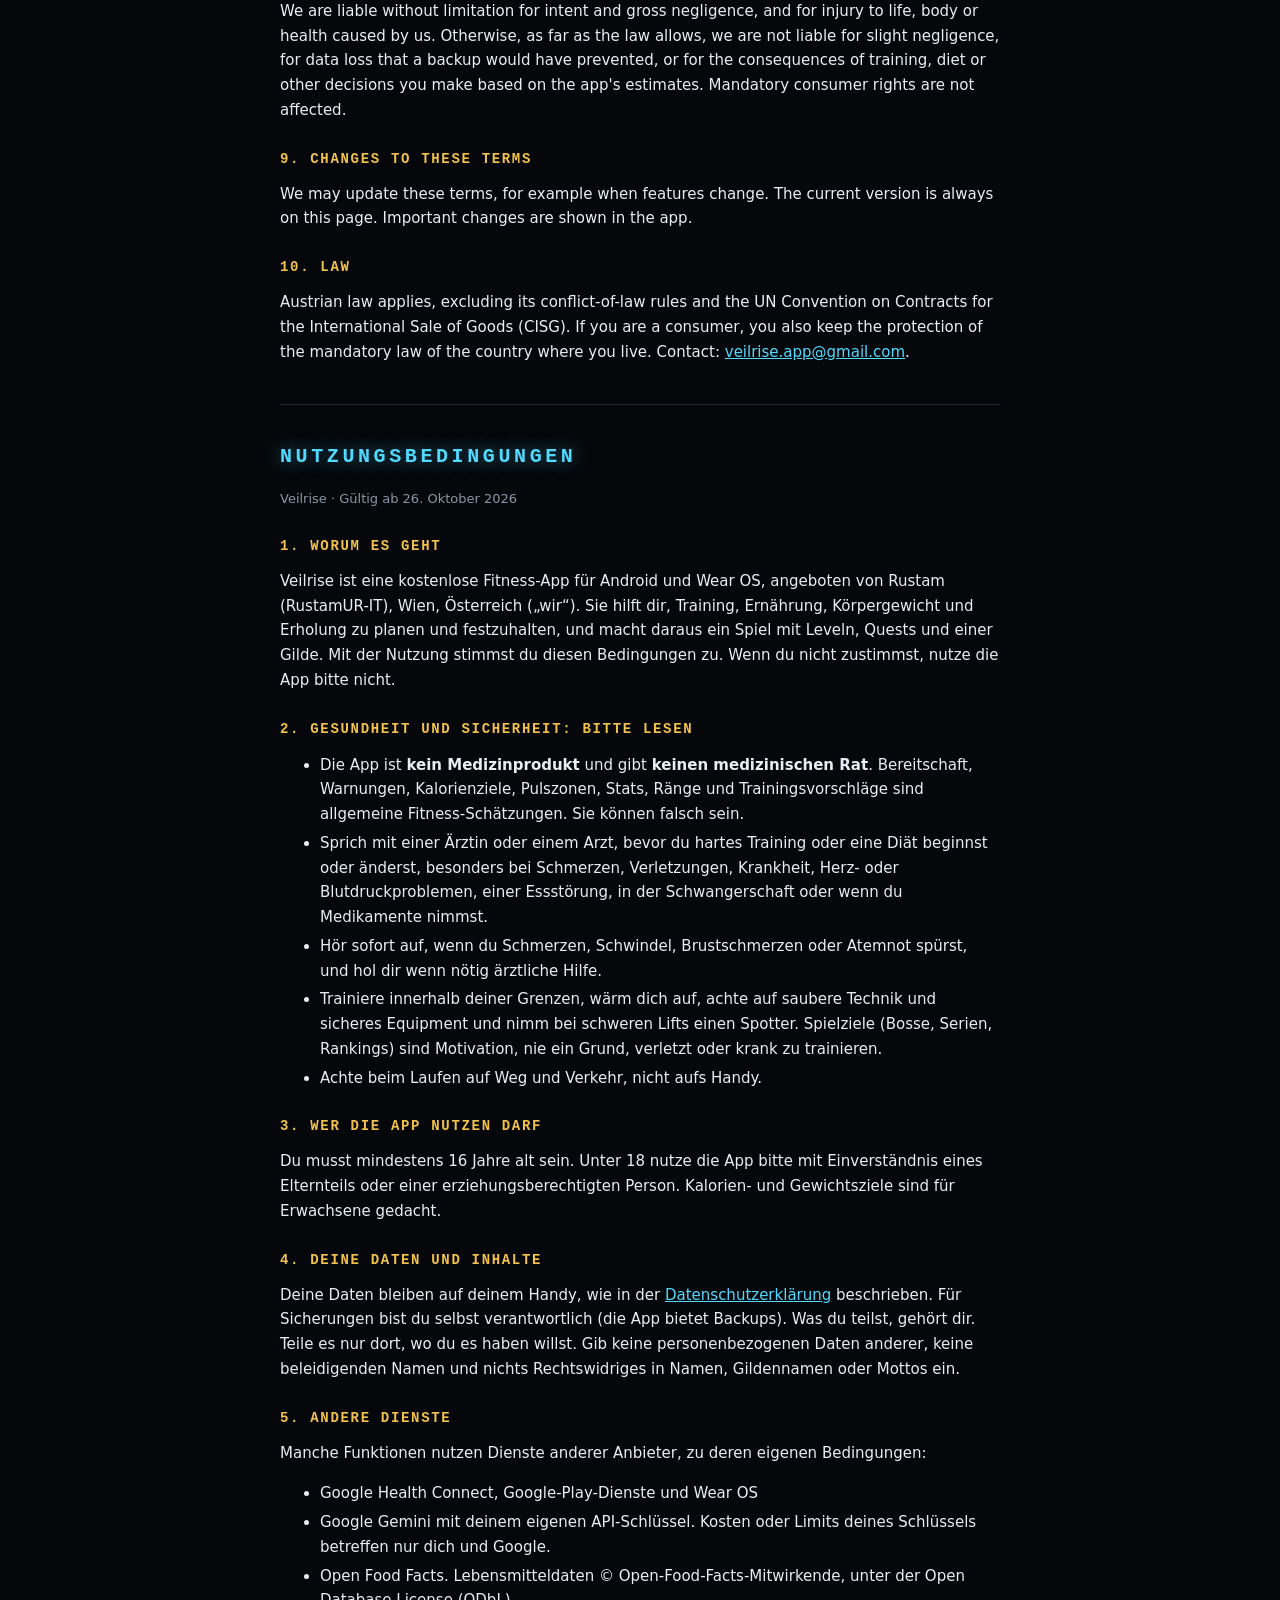
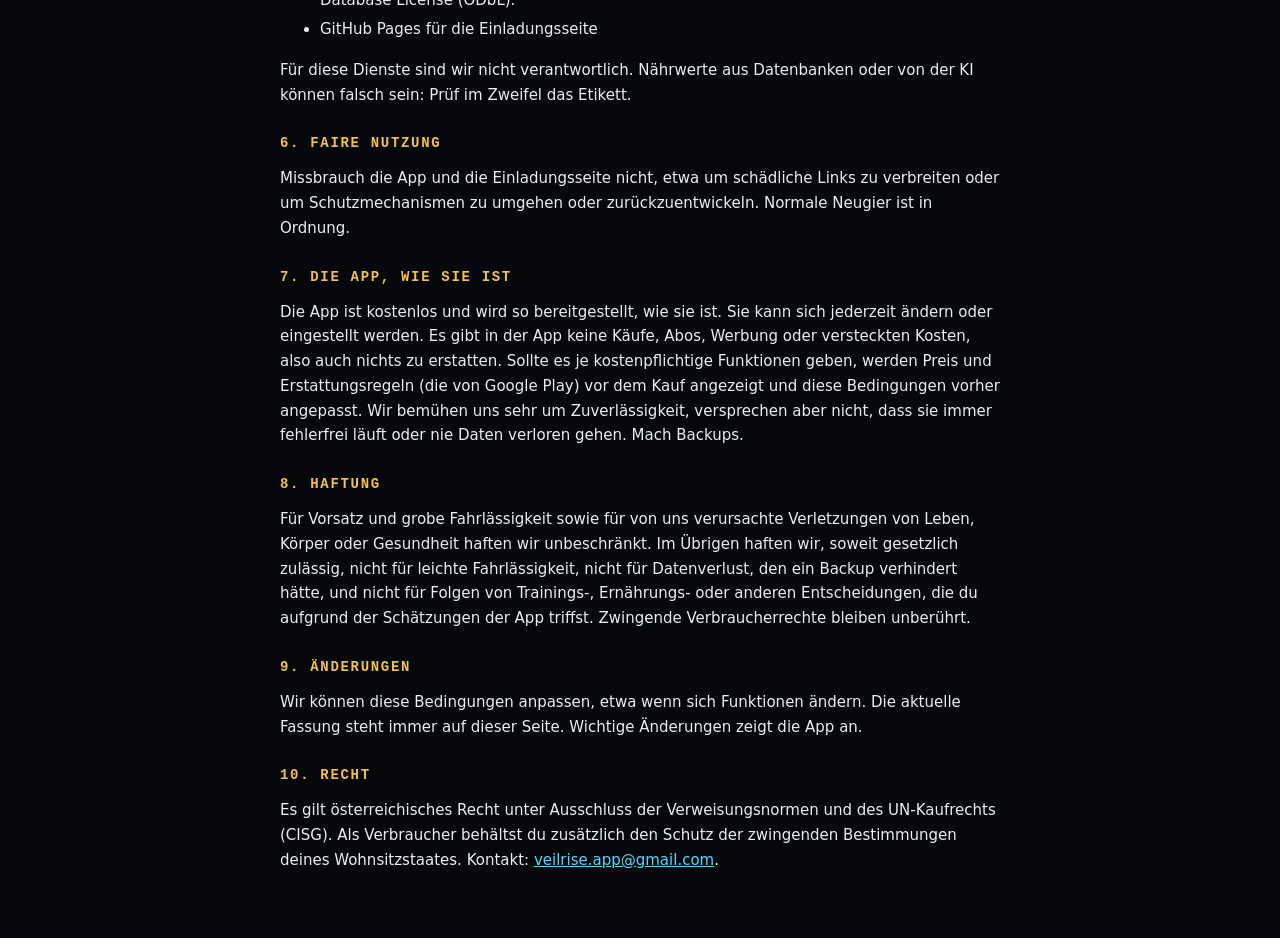
<file: terms.html>
<!doctype html>
<html lang="en">
<head>
<meta charset="utf-8">
<meta name="viewport" content="width=device-width,initial-scale=1">
<title>Terms of use · Veilrise</title>
<link rel="stylesheet" href="style.css">
</head>
<body class="legal">
<main>
<nav><a href="index.html">Veilrise</a><a href="#en">English</a><a href="#de">Deutsch</a><a href="privacy.html">Privacy</a><a href="imprint.html">Imprint</a></nav>

<section id="en">
<h1>TERMS OF USE</h1>
<p class="muted">Veilrise · Effective 26 October 2026</p>

<h2>1. What this is</h2>
<p>Veilrise is a free fitness app for Android and Wear OS, offered by Rustam (RustamUR-IT), Vienna, Austria (“we”). It helps you plan and log training, food, body weight and recovery, and turns them into a game with levels, quests and a guild. By using the app you agree to these terms. If you don't agree, please don't use it.</p>

<h2>2. Health and safety: please read</h2>
<ul>
<li>The app is <b>not a medical device</b> and gives <b>no medical advice</b>. Readiness, warnings, calorie targets, heart-rate zones, stats, ranks and training suggestions are general fitness estimates. They can be wrong.</li>
<li>Talk to a doctor before you start or change hard training or a diet, and especially if you have pain, an injury, an illness, a heart or blood-pressure condition, an eating disorder, if you are pregnant, or if you take medication.</li>
<li>Stop right away if you feel pain, dizziness, chest pain or shortness of breath, and get medical help if needed.</li>
<li>Train within your limits, warm up, use safe technique and equipment, and use a spotter for heavy lifts. Game goals (bosses, streaks, rankings) are motivation, never a reason to train hurt or sick.</li>
<li>During runs, watch the road and traffic, not your phone.</li>
</ul>

<h2>3. Who can use it</h2>
<p>You must be at least 16. If you are under 18, please use the app with a parent's or guardian's agreement. Calorie and weight targets are made for adults.</p>

<h2>4. Your data and your content</h2>
<p>Your data stays on your phone, as explained in the <a href="privacy.html">privacy policy</a>. You are responsible for backing it up (the app offers backups). Content you share is yours. Only share it where you want it to be. Don't put other people's personal data, offensive names or anything unlawful into names, guild names or mottos.</p>

<h2>5. Other services</h2>
<p>Some features use services from other providers, under their own terms:</p>
<ul>
<li>Google Health Connect, Google Play services and Wear OS</li>
<li>Google Gemini, with your own API key. Any costs or limits of your key are between you and Google.</li>
<li>Open Food Facts. Food data © Open Food Facts contributors, under the Open Database License (ODbL).</li>
<li>GitHub Pages, for the invite page</li>
</ul>
<p>We are not responsible for those services. Food values from databases or AI can be wrong: check the label when it matters.</p>

<h2>6. Fair use</h2>
<p>Don't misuse the app or the invite page, for example by spreading harmful links through it or by trying to break or reverse-engineer protections. Ordinary curiosity is fine.</p>

<h2>7. The app as it is</h2>
<p>The app is provided free of charge, as it is, and may change or be discontinued at any time. There are no purchases, subscriptions, ads or hidden costs in the app, so there is nothing to refund. If paid features ever come, their price and refund rules (Google Play's) are shown before you buy, and these terms are updated first. We try hard to keep it reliable, but we don't promise it will always work without errors, or that no data can ever be lost. Keep backups.</p>

<h2>8. Liability</h2>
<p>We are liable without limitation for intent and gross negligence, and for injury to life, body or health caused by us. Otherwise, as far as the law allows, we are not liable for slight negligence, for data loss that a backup would have prevented, or for the consequences of training, diet or other decisions you make based on the app's estimates. Mandatory consumer rights are not affected.</p>

<h2>9. Changes to these terms</h2>
<p>We may update these terms, for example when features change. The current version is always on this page. Important changes are shown in the app.</p>

<h2>10. Law</h2>
<p>Austrian law applies, excluding its conflict-of-law rules and the UN Convention on Contracts for the International Sale of Goods (CISG). If you are a consumer, you also keep the protection of the mandatory law of the country where you live. Contact: <a href="mailto:veilrise.app@gmail.com">veilrise.app@gmail.com</a>.</p>
</section>

<hr>

<section id="de" lang="de">
<h1>NUTZUNGSBEDINGUNGEN</h1>
<p class="muted">Veilrise · Gültig ab 26. Oktober 2026</p>

<h2>1. Worum es geht</h2>
<p>Veilrise ist eine kostenlose Fitness-App für Android und Wear OS, angeboten von Rustam (RustamUR-IT), Wien, Österreich („wir“). Sie hilft dir, Training, Ernährung, Körpergewicht und Erholung zu planen und festzuhalten, und macht daraus ein Spiel mit Leveln, Quests und einer Gilde. Mit der Nutzung stimmst du diesen Bedingungen zu. Wenn du nicht zustimmst, nutze die App bitte nicht.</p>

<h2>2. Gesundheit und Sicherheit: bitte lesen</h2>
<ul>
<li>Die App ist <b>kein Medizinprodukt</b> und gibt <b>keinen medizinischen Rat</b>. Bereitschaft, Warnungen, Kalorienziele, Pulszonen, Stats, Ränge und Trainingsvorschläge sind allgemeine Fitness-Schätzungen. Sie können falsch sein.</li>
<li>Sprich mit einer Ärztin oder einem Arzt, bevor du hartes Training oder eine Diät beginnst oder änderst, besonders bei Schmerzen, Verletzungen, Krankheit, Herz- oder Blutdruckproblemen, einer Essstörung, in der Schwangerschaft oder wenn du Medikamente nimmst.</li>
<li>Hör sofort auf, wenn du Schmerzen, Schwindel, Brustschmerzen oder Atemnot spürst, und hol dir wenn nötig ärztliche Hilfe.</li>
<li>Trainiere innerhalb deiner Grenzen, wärm dich auf, achte auf saubere Technik und sicheres Equipment und nimm bei schweren Lifts einen Spotter. Spielziele (Bosse, Serien, Rankings) sind Motivation, nie ein Grund, verletzt oder krank zu trainieren.</li>
<li>Achte beim Laufen auf Weg und Verkehr, nicht aufs Handy.</li>
</ul>

<h2>3. Wer die App nutzen darf</h2>
<p>Du musst mindestens 16 Jahre alt sein. Unter 18 nutze die App bitte mit Einverständnis eines Elternteils oder einer erziehungsberechtigten Person. Kalorien- und Gewichtsziele sind für Erwachsene gedacht.</p>

<h2>4. Deine Daten und Inhalte</h2>
<p>Deine Daten bleiben auf deinem Handy, wie in der <a href="privacy.html#de">Datenschutzerklärung</a> beschrieben. Für Sicherungen bist du selbst verantwortlich (die App bietet Backups). Was du teilst, gehört dir. Teile es nur dort, wo du es haben willst. Gib keine personenbezogenen Daten anderer, keine beleidigenden Namen und nichts Rechtswidriges in Namen, Gildennamen oder Mottos ein.</p>

<h2>5. Andere Dienste</h2>
<p>Manche Funktionen nutzen Dienste anderer Anbieter, zu deren eigenen Bedingungen:</p>
<ul>
<li>Google Health Connect, Google-Play-Dienste und Wear OS</li>
<li>Google Gemini mit deinem eigenen API-Schlüssel. Kosten oder Limits deines Schlüssels betreffen nur dich und Google.</li>
<li>Open Food Facts. Lebensmitteldaten © Open-Food-Facts-Mitwirkende, unter der Open Database License (ODbL).</li>
<li>GitHub Pages für die Einladungsseite</li>
</ul>
<p>Für diese Dienste sind wir nicht verantwortlich. Nährwerte aus Datenbanken oder von der KI können falsch sein: Prüf im Zweifel das Etikett.</p>

<h2>6. Faire Nutzung</h2>
<p>Missbrauch die App und die Einladungsseite nicht, etwa um schädliche Links zu verbreiten oder um Schutzmechanismen zu umgehen oder zurückzuentwickeln. Normale Neugier ist in Ordnung.</p>

<h2>7. Die App, wie sie ist</h2>
<p>Die App ist kostenlos und wird so bereitgestellt, wie sie ist. Sie kann sich jederzeit ändern oder eingestellt werden. Es gibt in der App keine Käufe, Abos, Werbung oder versteckten Kosten, also auch nichts zu erstatten. Sollte es je kostenpflichtige Funktionen geben, werden Preis und Erstattungsregeln (die von Google Play) vor dem Kauf angezeigt und diese Bedingungen vorher angepasst. Wir bemühen uns sehr um Zuverlässigkeit, versprechen aber nicht, dass sie immer fehlerfrei läuft oder nie Daten verloren gehen. Mach Backups.</p>

<h2>8. Haftung</h2>
<p>Für Vorsatz und grobe Fahrlässigkeit sowie für von uns verursachte Verletzungen von Leben, Körper oder Gesundheit haften wir unbeschränkt. Im Übrigen haften wir, soweit gesetzlich zulässig, nicht für leichte Fahrlässigkeit, nicht für Datenverlust, den ein Backup verhindert hätte, und nicht für Folgen von Trainings-, Ernährungs- oder anderen Entscheidungen, die du aufgrund der Schätzungen der App triffst. Zwingende Verbraucherrechte bleiben unberührt.</p>

<h2>9. Änderungen</h2>
<p>Wir können diese Bedingungen anpassen, etwa wenn sich Funktionen ändern. Die aktuelle Fassung steht immer auf dieser Seite. Wichtige Änderungen zeigt die App an.</p>

<h2>10. Recht</h2>
<p>Es gilt österreichisches Recht unter Ausschluss der Verweisungsnormen und des UN-Kaufrechts (CISG). Als Verbraucher behältst du zusätzlich den Schutz der zwingenden Bestimmungen deines Wohnsitzstaates. Kontakt: <a href="mailto:veilrise.app@gmail.com">veilrise.app@gmail.com</a>.</p>
</section>
</main>
</body>
</html>
</file>
<file: style.css>
:root{--bg:#05070a;--panel:#0d1219;--fg:#e8eef5;--muted:#8a97a8;--ice:#52d9ff;--gold:#f2c14e;--violet:#9d7bff;--line:#1c2733}
*{box-sizing:border-box}
html,body{margin:0;background:var(--bg);color:var(--fg);font-family:ui-monospace,SFMono-Regular,Menlo,Consolas,monospace}
body{min-height:100vh;display:flex;align-items:center;justify-content:center;padding:24px 16px;
  background:radial-gradient(120% 60% at 50% 0%,rgba(47,107,255,.18),transparent 60%),var(--bg)}
main{width:100%;max-width:440px}
.sys{color:var(--muted);letter-spacing:.3em;font-size:12px;text-align:center;margin:0 0 6px}
h1{margin:0 0 20px;text-align:center;color:var(--ice);font-size:22px;letter-spacing:.18em;text-shadow:0 0 18px rgba(82,217,255,.55)}
.card{position:relative;background:var(--panel);border:1px solid var(--line);border-radius:6px;padding:22px 20px}
.card:before,.card:after{content:"";position:absolute;width:26px;height:26px;border-color:var(--gold);border-style:solid}
.card:before{top:-1px;left:-1px;border-width:3px 0 0 3px}
.card:after{bottom:-1px;right:-1px;border-width:0 3px 3px 0}
.name{font-size:28px;font-weight:800;letter-spacing:.1em;margin:0;word-break:break-word}
.meta{color:var(--muted);font-size:13px;margin:6px 0 0}
.guild{color:var(--violet);font-weight:700;font-size:15px;margin:14px 0 0}
.stats{display:flex;gap:18px;margin:16px 0 0;flex-wrap:wrap}
.stats div{font-size:11px;color:var(--muted)}
.stats b{display:block;font-size:20px;color:var(--gold)}
.btn{display:block;width:100%;margin:18px 0 0;padding:15px;border:0;border-radius:4px;background:var(--ice);color:#04131a;
  font:inherit;font-weight:800;font-size:15px;letter-spacing:.12em;text-align:center;text-decoration:none;cursor:pointer}
.btn.ghost{background:transparent;color:var(--fg);border:1px solid var(--line);font-weight:600;letter-spacing:.06em}
.note{color:var(--muted);font-size:12px;line-height:1.6;margin:16px 0 0}
.warn{color:var(--gold)}
.hide{display:none}
footer{color:var(--muted);font-size:11px;text-align:center;margin:22px 0 0;line-height:1.6}
/* legal pages */
body.legal{display:block;padding:28px 16px 48px}
.legal main{max-width:720px;margin:0 auto}
.legal h1{text-align:left;font-size:20px}
.legal h2{color:var(--gold);font-size:14px;letter-spacing:.12em;margin:28px 0 8px;text-transform:uppercase}
.legal p,.legal li{font-family:system-ui,-apple-system,Segoe UI,Roboto,sans-serif;font-size:15px;line-height:1.65;color:var(--fg)}
.legal li{margin:4px 0}
.legal .muted{color:var(--muted);font-size:13px}
.legal a{color:var(--ice)}
.legal nav{display:flex;gap:16px;flex-wrap:wrap;margin:0 0 18px;font-size:13px}
.legal hr{border:0;border-top:1px solid var(--line);margin:40px 0}
.legal table{border-collapse:collapse;width:100%;font-family:system-ui,sans-serif;font-size:14px}
.legal td,.legal th{border:1px solid var(--line);padding:8px;text-align:left;vertical-align:top}
.legal th{color:var(--muted);font-weight:600}
</file>
